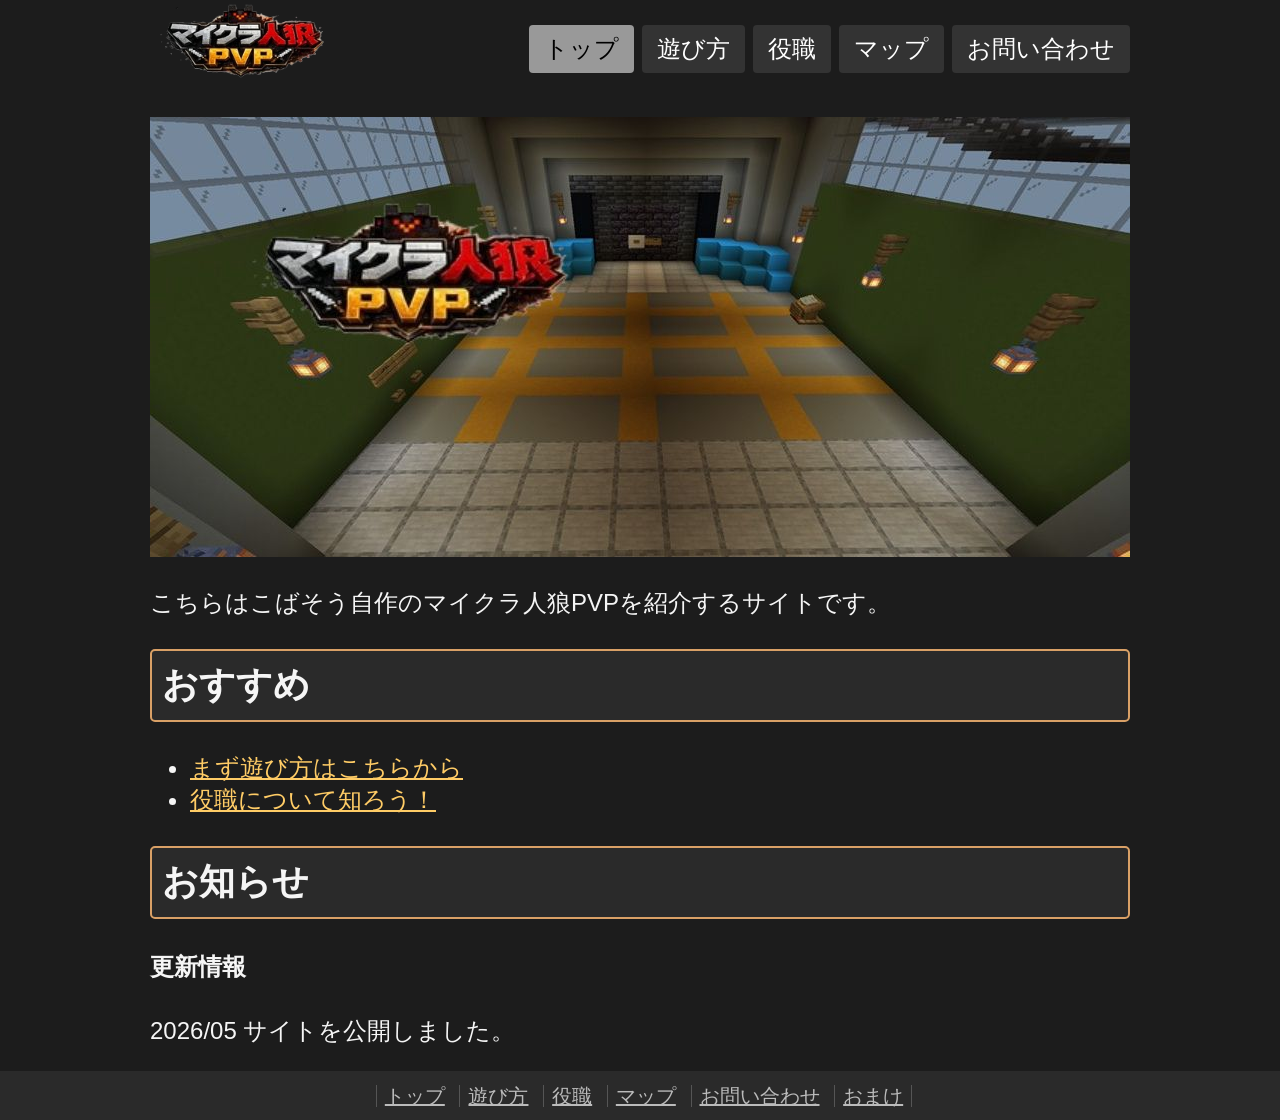
<file: index.html>
<!DOCTYPE html>
<html lang="ja">
<head>
  <meta charset="UTF-8">
  <link rel="stylesheet" href="css/style.css">
  <title>マイクラ人狼PVP</title>
  <meta name="viewport" content="width=device-width, initial-scale=1">
</head>
<body>
    <!-- ヘッダー -->
     <header>

  <h1>
    <a href="home.html">
      <img src="images/logo.png" alt="ロゴ">
    </a>
  </h1>

  <nav id="global_navi">
    <ul>
      <li class="current"><a href="home.html">トップ</a></li>
      <li><a href="ru-ru.html">遊び方</a></li>
      <li><a href="yakusyoku.html">役職</a></li>
      <li><a href="map.html">マップ</a></li>
      <li><a href="toi.html">お問い合わせ</a></li>
    </ul>
  </nav>

</header>

     <!-- メインビジュアル -->
      <div id="main_visual">
    <img src="images/main_visual.jpg" alt="マイクラ人狼PVPメインビジュアル">
  </div>
  <!--wrapper-->
  <div id="wrapper">
    <!--メイン-->
    <div id="main">
      <section>
      <p class="lead">こちらはこばそう自作のマイクラ人狼PVPを紹介するサイトです。</p>
      </section>
      <section id="osusume">
        <h2>おすすめ</h2>
        <ul>
        <li><a href="ru-ru.html">まず遊び方はこちらから</a></li>
        <li><a href="yakusyoku.html">役職について知ろう！</a></li>
        </ul>
      </section>
      <section id="news">
        <h2>お知らせ</h2>
        <h4>更新情報</h4>
        <p>2026/05 サイトを公開しました。</p>
      </section>
    </div>
  </div>
  <!--フッター-->
  <footer>
  <div id="footer_nav">
      <ul>
        <li><a href="home.html">トップ</a></li>
        <li><a href="ru-ru.html">遊び方</a></li>
        <li><a href="yakusyoku.html">役職</a></li>
        <li><a href="map.html">マップ</a></li>
        <li><a href="toi.html">お問い合わせ</a></li>
        <li><a href="omake.html">おまけ</a></li>
        </ul>
    </div>
  </footer>
</body>
</html>
</file>
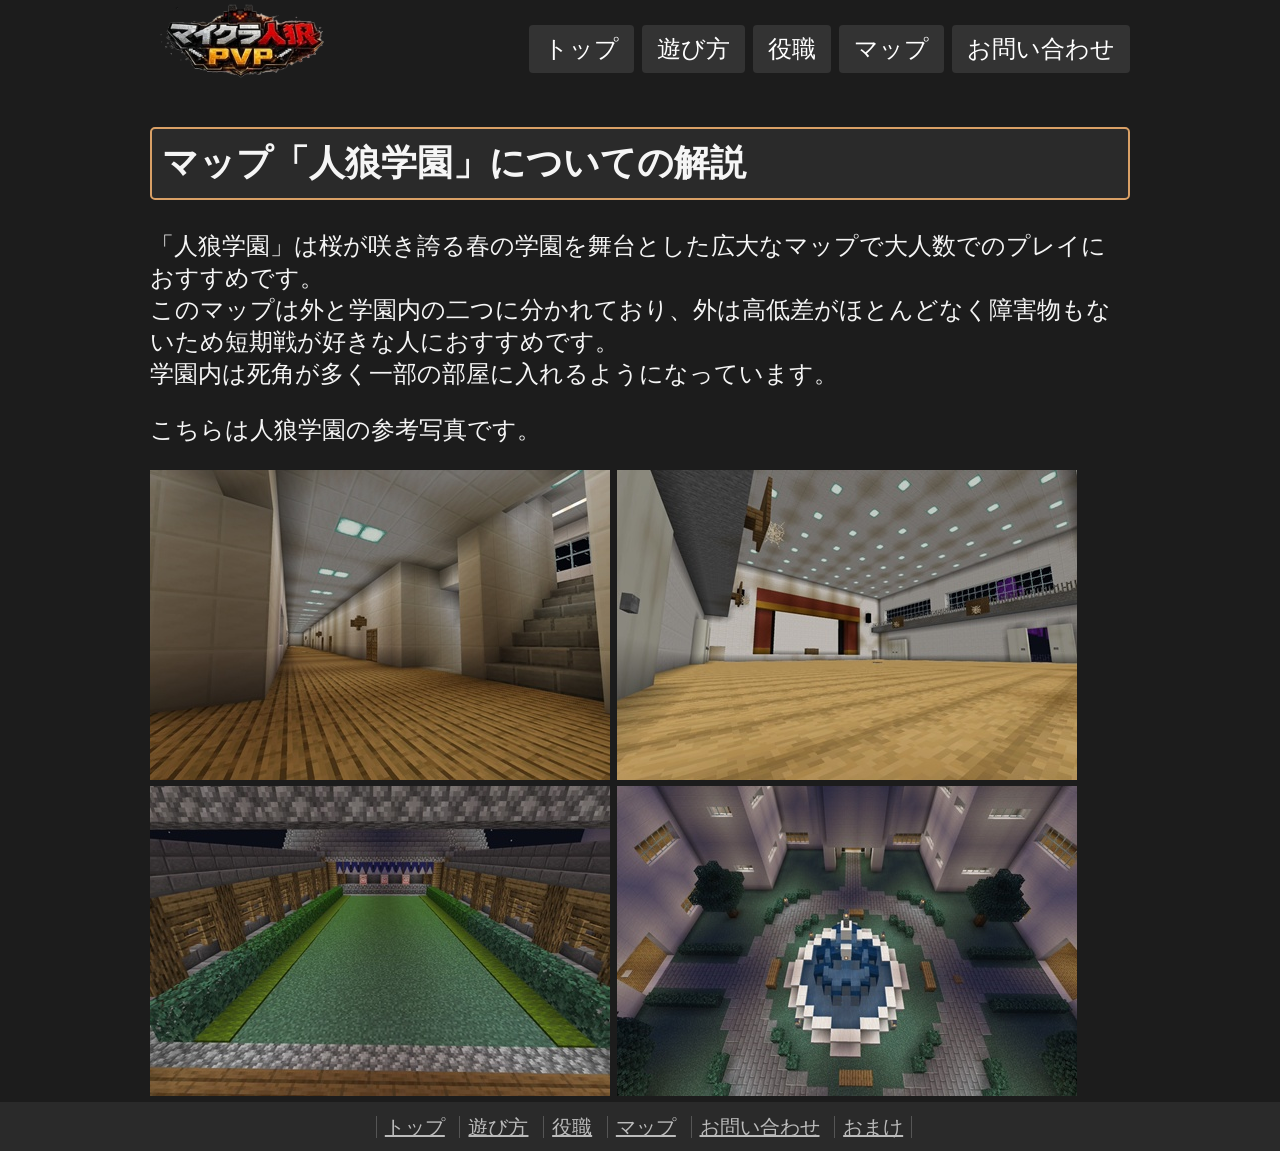
<file: gakuen.html>
<!DOCTYPE html>
<html lang="ja">
<head>
  <meta charset="UTF-8">
  <link rel="stylesheet" href="css/style.css">
  <title>マイクラ人狼PVP</title>
  <meta name="viewport" content="width=device-width, initial-scale=1">
  <style>
#modal {
  position: fixed;
  top: 0;
  left: 0;
  width: 100%;
  height: 100%;
  background: rgba(0,0,0,0.8);
  display: none;
  justify-content: center;
  align-items: center;
}

#modal img {
  width: 75vw;
  height: auto;
}
</style>
</head>
<body>
    <!-- ヘッダー -->
     <header>

  <h1>
    <a href="home.html">
      <img src="images/logo.png" alt="ロゴ">
    </a>
  </h1>

  <nav id="global_navi">
    <ul>
      <li><a href="home.html">トップ</a></li>
      <li><a href="ru-ru.html">遊び方</a></li>
      <li><a href="yakusyoku.html">役職</a></li>
      <li><a href="map.html">マップ</a></li>
      <li><a href="toi.html">お問い合わせ</a></li>
    </ul>
  </nav>

</header>

     <!--wrapper-->
  <div id="wrapper">
    <!--メイン-->
    <div id="main">
      <section id="gakuenn">
        <h2>マップ「人狼学園」についての解説</h2>
        <p>「人狼学園」は桜が咲き誇る春の学園を舞台とした広大なマップで大人数でのプレイにおすすめです。<br>
          このマップは外と学園内の二つに分かれており、外は高低差がほとんどなく障害物もないため短期戦が好きな人におすすめです。<br>
          学園内は死角が多く一部の部屋に入れるようになっています。</p>

        <p>こちらは人狼学園の参考写真です。</p>
        <div class="map-images">
<img src="images/ga1.jpg" alt="人狼学園の写真" onclick="openImage(this.src)">
<img src="images/ga2.jpg" alt="人狼学園の写真" onclick="openImage(this.src)">
<img src="images/ga3.jpg" alt="人狼学園の写真" onclick="openImage(this.src)">
<img src="images/ga4.jpg" alt="人狼学園の写真" onclick="openImage(this.src)">
        </div>
      </section>     
    </div>
  </div> 
<div id="modal" onclick="closeImage()" style="display:none;">
  <img id="modalImg">
</div>

  <!--フッター-->
  <footer>
  <div id="footer_nav">
      <ul>
        <li><a href="home.html">トップ</a></li>
        <li><a href="ru-ru.html">遊び方</a></li>
        <li><a href="yakusyoku.html">役職</a></li>
        <li><a href="map.html">マップ</a></li>
        <li><a href="toi.html">お問い合わせ</a></li>
        <li><a href="omake.html">おまけ</a></li>
        </ul>
    </div>
  </footer>
  <script>
function openImage(src) {
  document.getElementById("modal").style.display = "flex";
  document.getElementById("modalImg").src = src;
}

function closeImage() {
  document.getElementById("modal").style.display = "none";
}
</script>

</body>
</html>
</file>
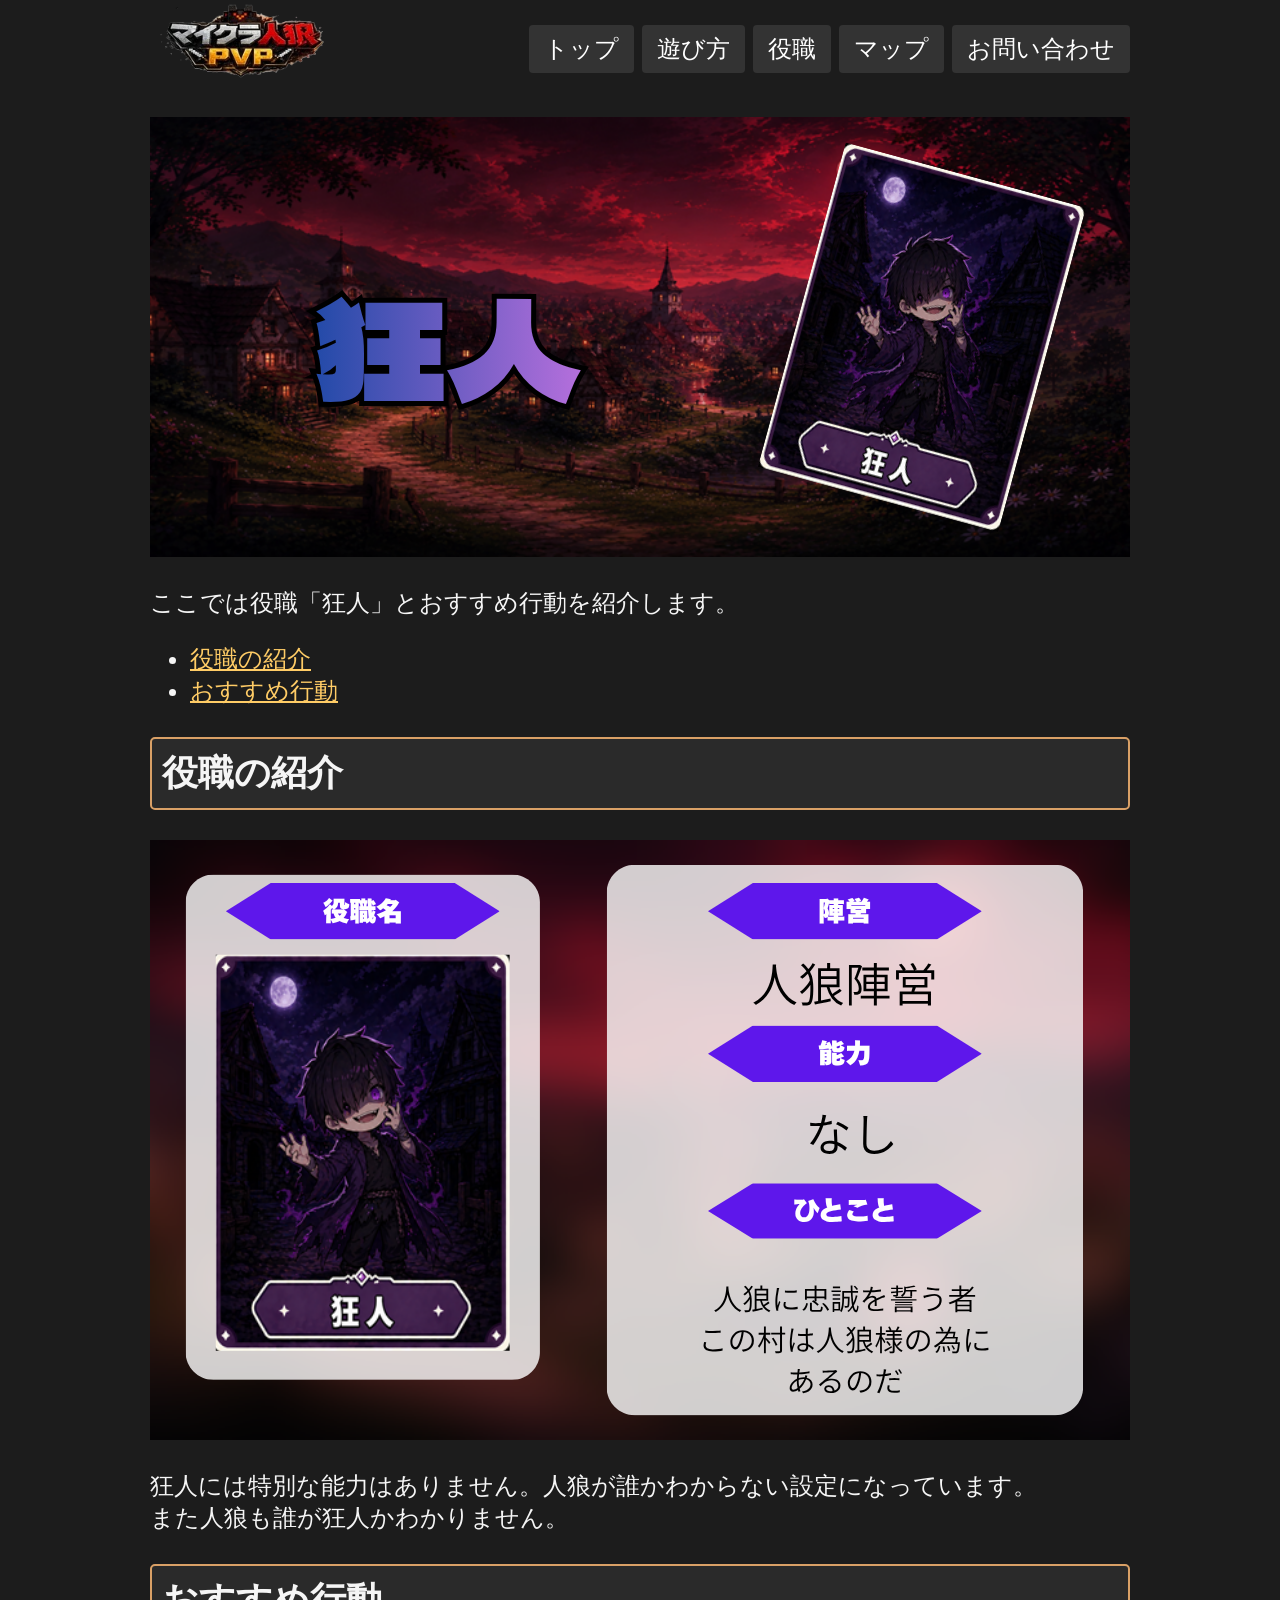
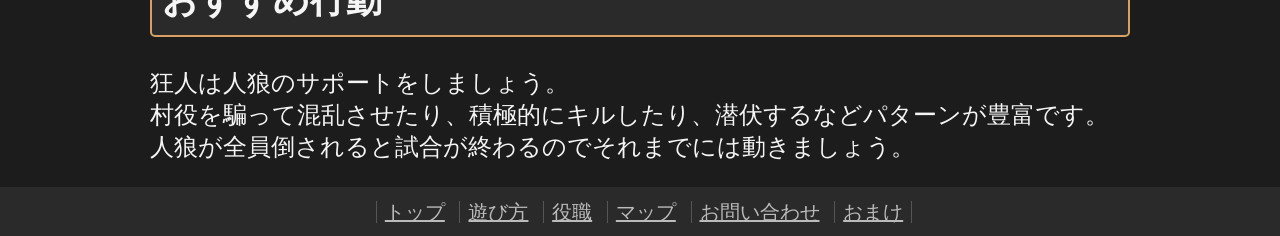
<file: kuruu.html>
<!DOCTYPE html>
<html lang="ja">
<head>
  <meta charset="UTF-8">
  <link rel="stylesheet" href="css/style.css">
  <title>マイクラ人狼PVP</title>
  <meta name="viewport" content="width=device-width, initial-scale=1">
</head>
<body>
    <!-- ヘッダー -->
     <header>

  <h1>
    <a href="home.html">
      <img src="images/logo.png" alt="ロゴ">
    </a>
  </h1>

  <nav id="global_navi">
    <ul>
      <li><a href="home.html">トップ</a></li>
      <li><a href="ru-ru.html">遊び方</a></li>
      <li><a href="yakusyoku.html">役職</a></li>
      <li><a href="map.html">マップ</a></li>
      <li><a href="toi.html">お問い合わせ</a></li>
    </ul>
  </nav>

</header>

     <!-- メインビジュアル -->
      <div id="main_visual">
    <img src="images/ykyoujin.png" alt="狂人">
  </div>
     <!--wrapper-->
  <div id="wrapper">
    <!--メイン-->
    <div id="main">
      <p>ここでは役職「狂人」とおすすめ行動を紹介します。</p>
<section id="rink">
      <ul>
        <li><a href="#ksyoukai">役職の紹介</a></li>
        <li><a href="#kkoudou">おすすめ行動</a></li>
      </ul>
</section>
<section id="ksyoukai">
<h2>役職の紹介</h2>
<img src="images/syoukai4.png" alt="狂人の紹介">
<p>狂人には特別な能力はありません。人狼が誰かわからない設定になっています。<br>また人狼も誰が狂人かわかりません。</p>
</section>
<section id="kkoudou">
<h2>おすすめ行動</h2>
<p>狂人は人狼のサポートをしましょう。<br>
村役を騙って混乱させたり、積極的にキルしたり、潜伏するなどパターンが豊富です。<br>
人狼が全員倒されると試合が終わるのでそれまでには動きましょう。</p>
</section>
    </div>
  </div>
 <!--フッター-->
  <footer>
  <div id="footer_nav">
      <ul>
        <li><a href="home.html">トップ</a></li>
        <li><a href="ru-ru.html">遊び方</a></li>
        <li><a href="yakusyoku.html">役職</a></li>
        <li><a href="map.html">マップ</a></li>
        <li><a href="toi.html">お問い合わせ</a></li>
        <li><a href="omake.html">おまけ</a></li>
        </ul>
    </div>
  </footer>
</body>
</html>
</file>
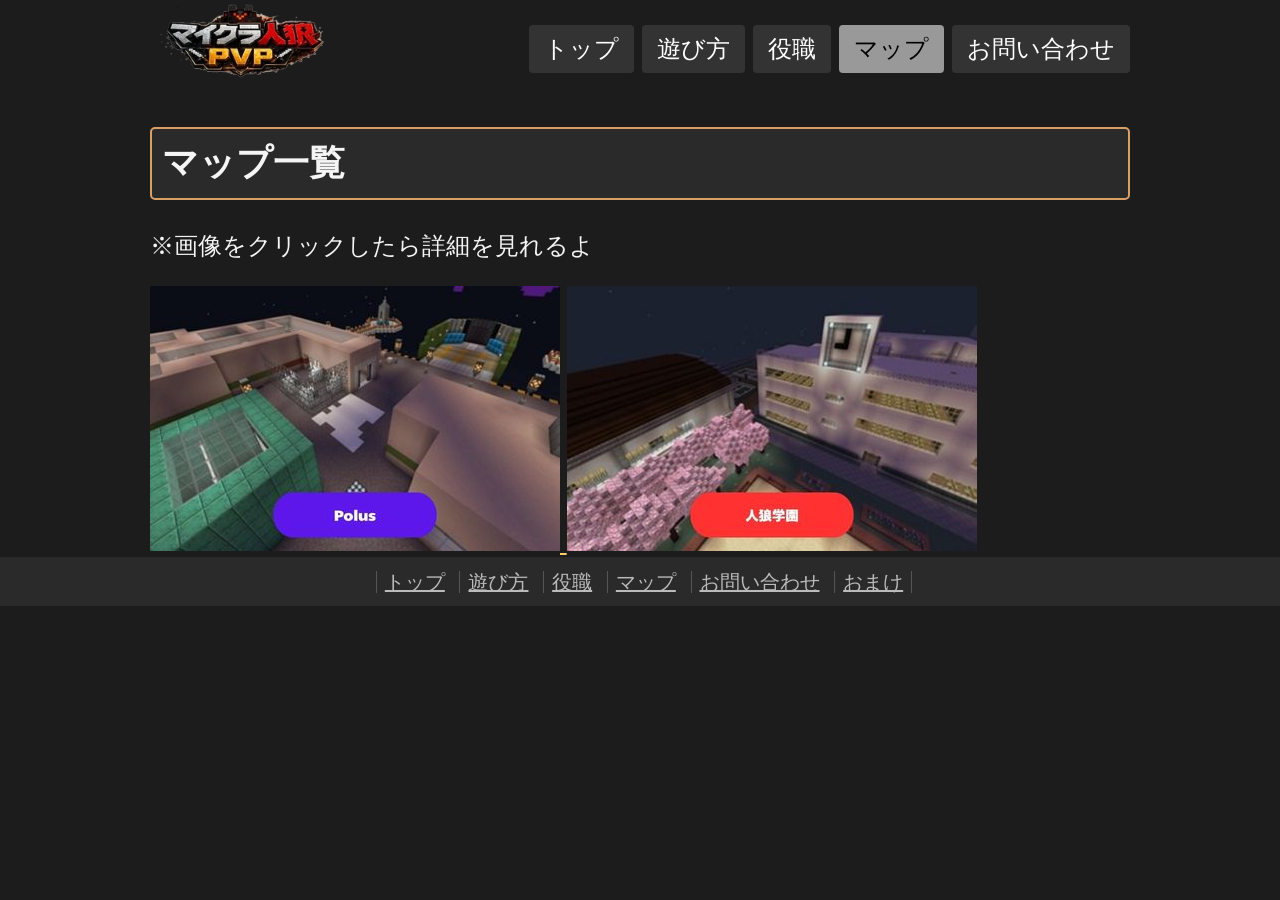
<file: map.html>
<!DOCTYPE html>
<html lang="ja">
<head>
  <meta charset="UTF-8">
  <link rel="stylesheet" href="css/style.css">
  <title>マイクラ人狼PVP</title>
  <meta name="viewport" content="width=device-width, initial-scale=1">
</head>
<body>
    <!-- ヘッダー -->
     <header>

  <h1>
    <a href="home.html">
      <img src="images/logo.png" alt="ロゴ">
    </a>
  </h1>

  <nav id="global_navi">
    <ul>
      <li><a href="home.html">トップ</a></li>
      <li><a href="ru-ru.html">遊び方</a></li>
      <li><a href="yakusyoku.html">役職</a></li>
      <li class="current"><a href="map.html">マップ</a></li>
      <li><a href="toi.html">お問い合わせ</a></li>
    </ul>
  </nav>

</header>

     <!--wrapper-->
  <div id="wrapper">
    <!--メイン-->
    <div id="main">
      
      <section id="map">
        <h2>マップ一覧</h2>
        <p>※画像をクリックしたら詳細を見れるよ</p> 
<div class="map-list">
  <a href="polus.html">
    <img src="images/map1.jpg" alt="Polus">
  </a>

  <a href="gakuen.html">
    <img src="images/map2.jpg" alt="人狼学園">
  </a>
</div>

      </section>
    </div>
  </div>
         <!--フッター-->
  <footer>
  <div id="footer_nav">
      <ul>
        <li><a href="home.html">トップ</a></li>
        <li><a href="ru-ru.html">遊び方</a></li>
        <li><a href="yakusyoku.html">役職</a></li>
        <li><a href="map.html">マップ</a></li>
        <li><a href="toi.html">お問い合わせ</a></li>
        <li><a href="omake.html">おまけ</a></li>
        </ul>
    </div>
  </footer>
</body>
</html>
</file>
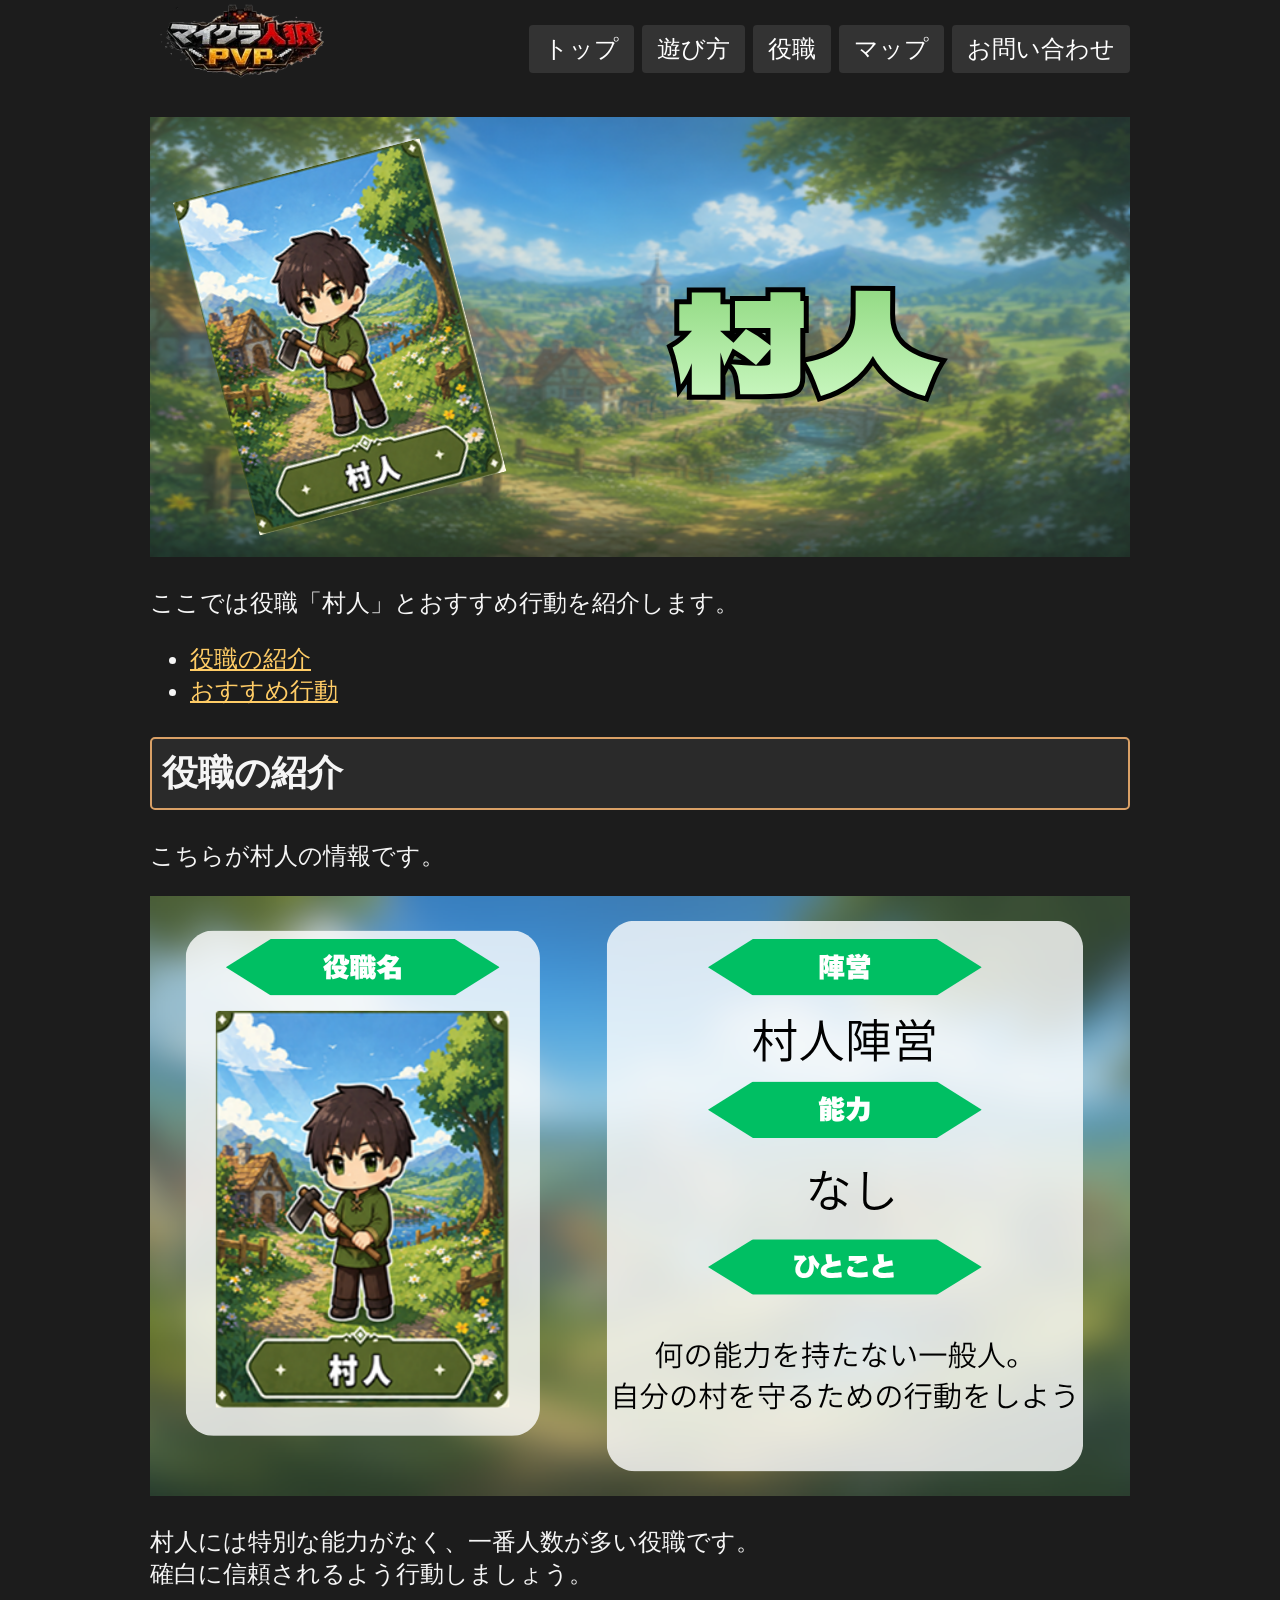
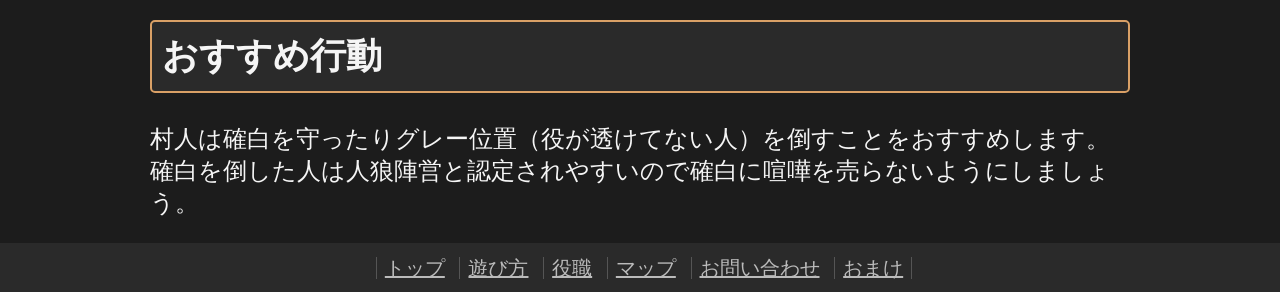
<file: murabito.html>
<!DOCTYPE html>
<html lang="ja">
<head>
  <meta charset="UTF-8">
  <link rel="stylesheet" href="css/style.css">
  <title>マイクラ人狼PVP</title>
  <meta name="viewport" content="width=device-width, initial-scale=1">
</head>
<body>
    <!-- ヘッダー -->
     <header>

  <h1>
    <a href="home.html">
      <img src="images/logo.png" alt="ロゴ">
    </a>
  </h1>

  <nav id="global_navi">
    <ul>
      <li><a href="home.html">トップ</a></li>
      <li><a href="ru-ru.html">遊び方</a></li>
      <li><a href="yakusyoku.html">役職</a></li>
      <li><a href="map.html">マップ</a></li>
      <li><a href="toi.html">お問い合わせ</a></li>
    </ul>
  </nav>

</header>

     <!-- メインビジュアル -->
      <div id="main_visual">
    <img src="images/ymurabito.png" alt="村人">
  </div>
     <!--wrapper-->
  <div id="wrapper">
    <!--メイン-->
    <div id="main">
      <p>ここでは役職「村人」とおすすめ行動を紹介します。</p>
<section id="rink">
      <ul>
        <li><a href="#msyoukai">役職の紹介</a></li>
        <li><a href="#mkoudou">おすすめ行動</a></li>
      </ul>
</section>
<section id="msyoukai">
<h2>役職の紹介</h2>
<p>こちらが村人の情報です。</p>
<img src="images/syoukai1.png" alt="村人の紹介">
<p>村人には特別な能力がなく、一番人数が多い役職です。<br>
確白に信頼されるよう行動しましょう。</p>
</section>
<section id="mkoudou">
<h2>おすすめ行動</h2>
<p>村人は確白を守ったりグレー位置（役が透けてない人）を倒すことをおすすめします。<br>
確白を倒した人は人狼陣営と認定されやすいので確白に喧嘩を売らないようにしましょう。</p>
</section>
    </div>
  </div>
 <!--フッター-->
  <footer>
  <div id="footer_nav">
      <ul>
        <li><a href="home.html">トップ</a></li>
        <li><a href="ru-ru.html">遊び方</a></li>
        <li><a href="yakusyoku.html">役職</a></li>
        <li><a href="map.html">マップ</a></li>
        <li><a href="toi.html">お問い合わせ</a></li>
        <li><a href="omake.html">おまけ</a></li>
        </ul>
    </div>
  </footer>
</body>
</html>
</file>
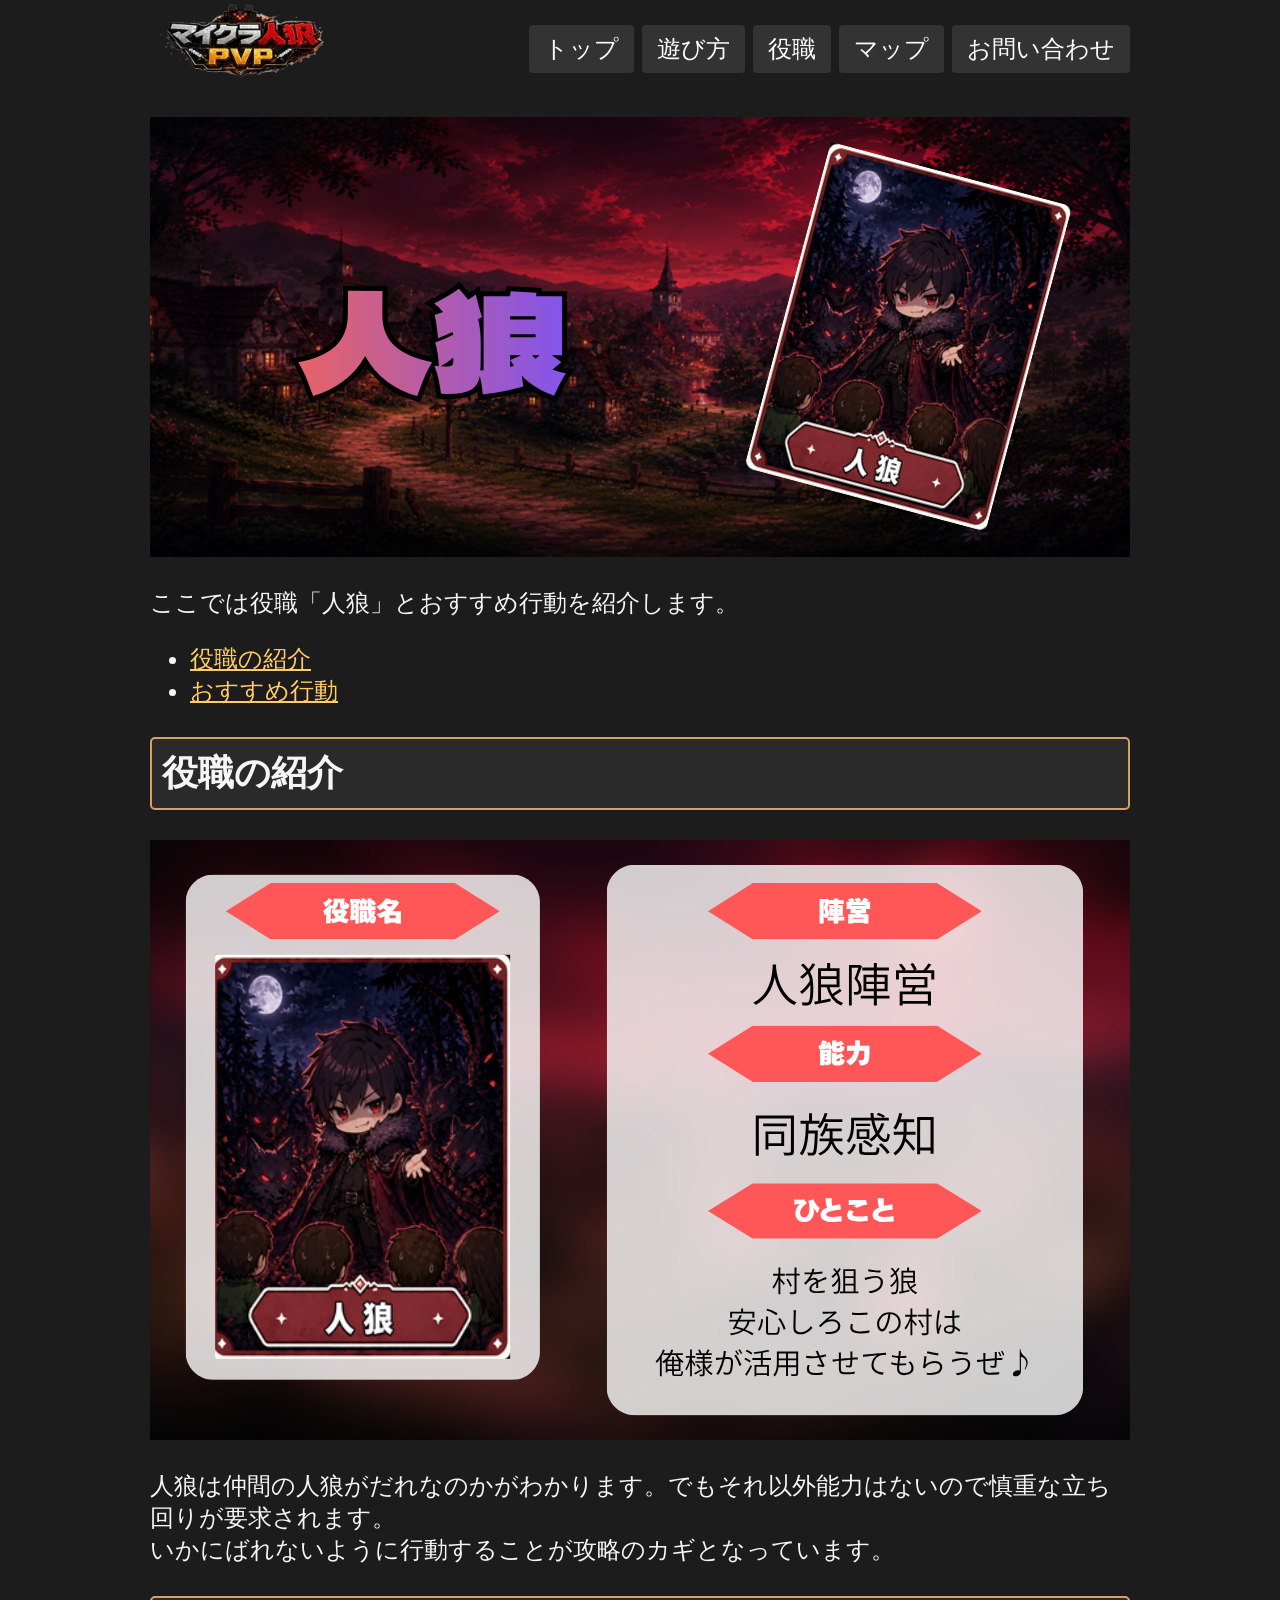
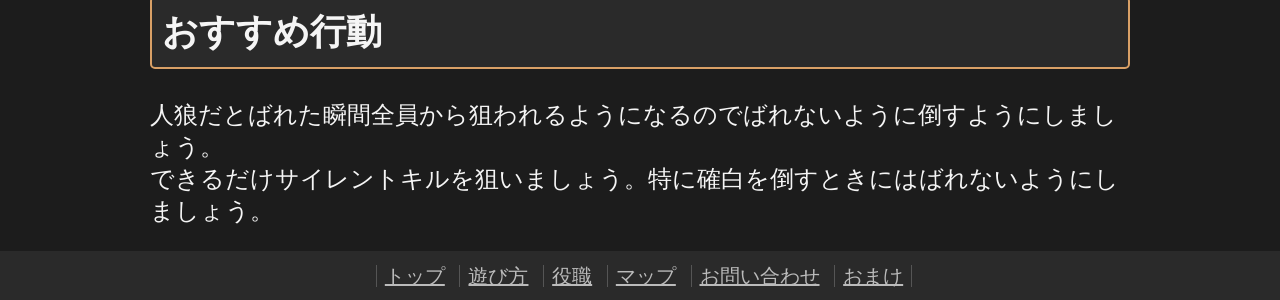
<file: ookami.html>
<!DOCTYPE html>
<html lang="ja">
<head>
  <meta charset="UTF-8">
  <link rel="stylesheet" href="css/style.css">
  <title>マイクラ人狼PVP</title>
  <meta name="viewport" content="width=device-width, initial-scale=1">
</head>
<body>
    <!-- ヘッダー -->
     <header>

  <h1>
    <a href="home.html">
      <img src="images/logo.png" alt="ロゴ">
    </a>
  </h1>

  <nav id="global_navi">
    <ul>
      <li><a href="home.html">トップ</a></li>
      <li><a href="ru-ru.html">遊び方</a></li>
      <li><a href="yakusyoku.html">役職</a></li>
      <li><a href="map.html">マップ</a></li>
      <li><a href="toi.html">お問い合わせ</a></li>
    </ul>
  </nav>

</header>

     <!-- メインビジュアル -->
      <div id="main_visual">
    <img src="images/yjinnrou.png" alt="人狼">
  </div>
     <!--wrapper-->
  <div id="wrapper">
    <!--メイン-->
    <div id="main">
      <p>ここでは役職「人狼」とおすすめ行動を紹介します。</p>
<section id="rink">
      <ul>
        <li><a href="#jsyoukai">役職の紹介</a></li>
        <li><a href="#jkoudou">おすすめ行動</a></li>
      </ul>
</section>
<section id="jsyoukai">
<h2>役職の紹介</h2>
<img src="images/syoukai3.png" alt="人狼の紹介">
<p>人狼は仲間の人狼がだれなのかがわかります。でもそれ以外能力はないので慎重な立ち回りが要求されます。<br>
いかにばれないように行動することが攻略のカギとなっています。</p>
</section>
<section id="jkoudou">
<h2>おすすめ行動</h2>
<p>人狼だとばれた瞬間全員から狙われるようになるのでばれないように倒すようにしましょう。<br>
できるだけサイレントキルを狙いましょう。特に確白を倒すときにはばれないようにしましょう。</p>
</section>
    </div>
  </div>
     <!--フッター-->
  <footer>
  <div id="footer_nav">
      <ul>
        <li><a href="home.html">トップ</a></li>
        <li><a href="ru-ru.html">遊び方</a></li>
        <li><a href="yakusyoku.html">役職</a></li>
        <li><a href="map.html">マップ</a></li>
        <li><a href="toi.html">お問い合わせ</a></li>
        <li><a href="omake.html">おまけ</a></li>
        </ul>
    </div>
  </footer>
</body>
</html>
</file>
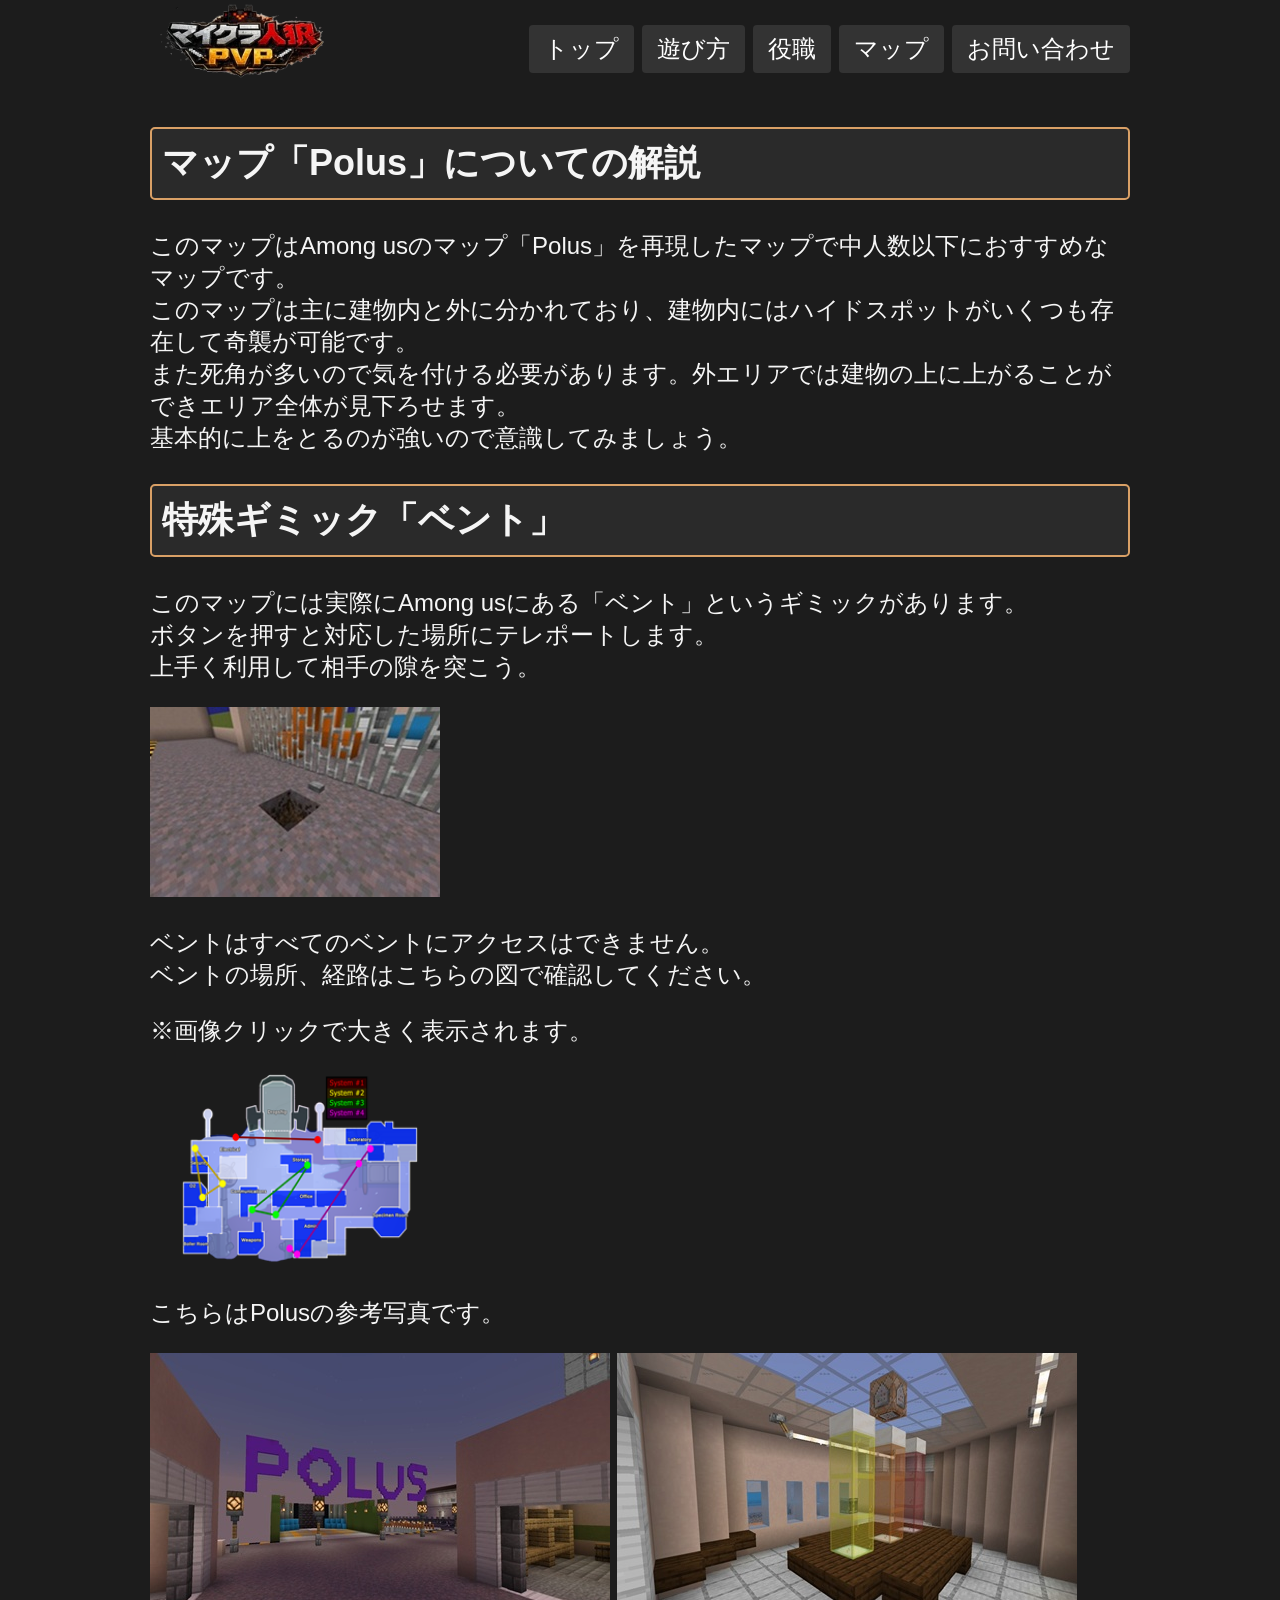
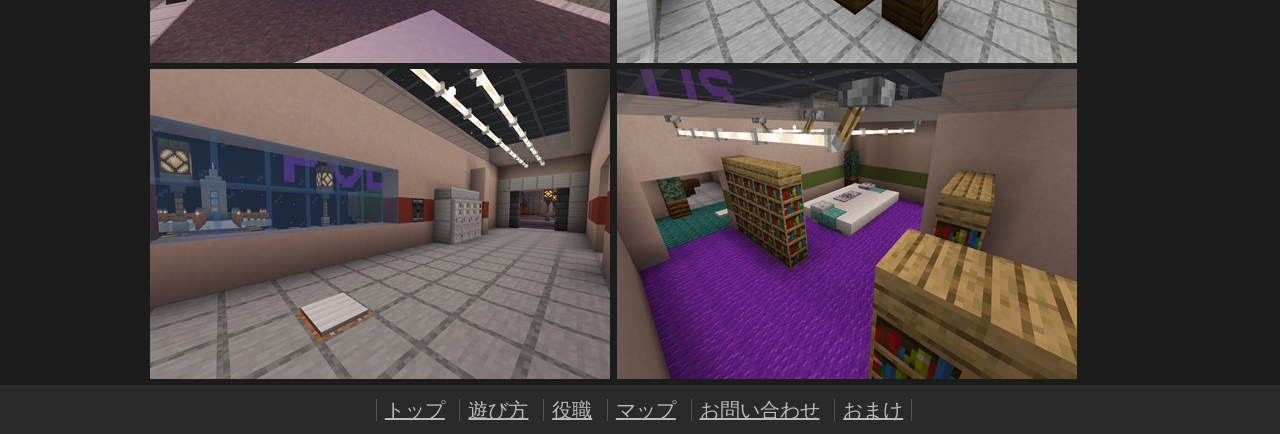
<file: polus.html>
<!DOCTYPE html>
<html lang="ja">
<head>
  <meta charset="UTF-8">
  <link rel="stylesheet" href="css/style.css">
  <title>マイクラ人狼PVP</title>
  <meta name="viewport" content="width=device-width, initial-scale=1">
<style>
#modal {
  position: fixed;
  top: 0;
  left: 0;
  width: 100%;
  height: 100%;
  background: rgba(0,0,0,0.8);
  display: none;
  justify-content: center;
  align-items: center;
}

#modal img {
  width: 75vw;
  height: auto;
}
</style>
</head>
<body>
    <!-- ヘッダー -->
     <header>

  <h1>
    <a href="home.html">
      <img src="images/logo.png" alt="ロゴ">
    </a>
  </h1>

  <nav id="global_navi">
    <ul>
      <li><a href="home.html">トップ</a></li>
      <li><a href="ru-ru.html">遊び方</a></li>
      <li><a href="yakusyoku.html">役職</a></li>
      <li><a href="map.html">マップ</a></li>
      <li><a href="toi.html">お問い合わせ</a></li>
    </ul>
  </nav>

</header>

     <!--wrapper-->
  <div id="wrapper">
    <!--メイン-->
    <div id="main">
      <section>
        <h2>マップ「Polus」についての解説</h2>
      <p>このマップはAmong usのマップ「Polus」を再現したマップで中人数以下におすすめなマップです。<br>
        このマップは主に建物内と外に分かれており、建物内にはハイドスポットがいくつも存在して奇襲が可能です。<br>
        また死角が多いので気を付ける必要があります。外エリアでは建物の上に上がることができエリア全体が見下ろせます。<br>
        基本的に上をとるのが強いので意識してみましょう。</p>
      </section>
      <section>
      <h2>特殊ギミック「ベント」</h2>
      <p>このマップには実際にAmong usにある「ベント」というギミックがあります。<br>
        ボタンを押すと対応した場所にテレポートします。<br>
      上手く利用して相手の隙を突こう。</p>
      <img src="images/bento.JPEG" alt="ベント">
<p>ベントはすべてのベントにアクセスはできません。<br>
ベントの場所、経路はこちらの図で確認してください。</p>
<p>※画像クリックで大きく表示されます。</p>
      <img src="images/bento.png" alt="ベントの立ち位置の画像" width="300" onclick="openImage(this.src)">
</section>
      <section id="polus">
        <p>こちらはPolusの参考写真です。</p>           
<div class="map-images">
  <img src="images/po1.jpg" alt="Polusの写真" onclick="openImage(this.src)">
  <img src="images/po2.jpg" alt="Polusの写真" onclick="openImage(this.src)">
  <img src="images/po3.jpg" alt="Polusの写真" onclick="openImage(this.src)">
  <img src="images/po4.jpg" alt="Polusの写真" onclick="openImage(this.src)">
  </div>
      </section>    
    </div>
  </div>
  <div id="modal" onclick="closeImage()" style="display:none;">
  <img id="modalImg">
</div>
      <!--フッター-->
  <footer>
  <div id="footer_nav">
      <ul>
        <li><a href="home.html">トップ</a></li>
        <li><a href="ru-ru.html">遊び方</a></li>
        <li><a href="yakusyoku.html">役職</a></li>
        <li><a href="map.html">マップ</a></li>
        <li><a href="toi.html">お問い合わせ</a></li>
        <li><a href="omake.html">おまけ</a></li>
        </ul>
    </div>
  </footer>
  <script>
function openImage(src) {
  document.getElementById("modal").style.display = "flex";
  document.getElementById("modalImg").src = src;
}

function closeImage() {
  document.getElementById("modal").style.display = "none";
}
</script>
</body>
</html>
</file>
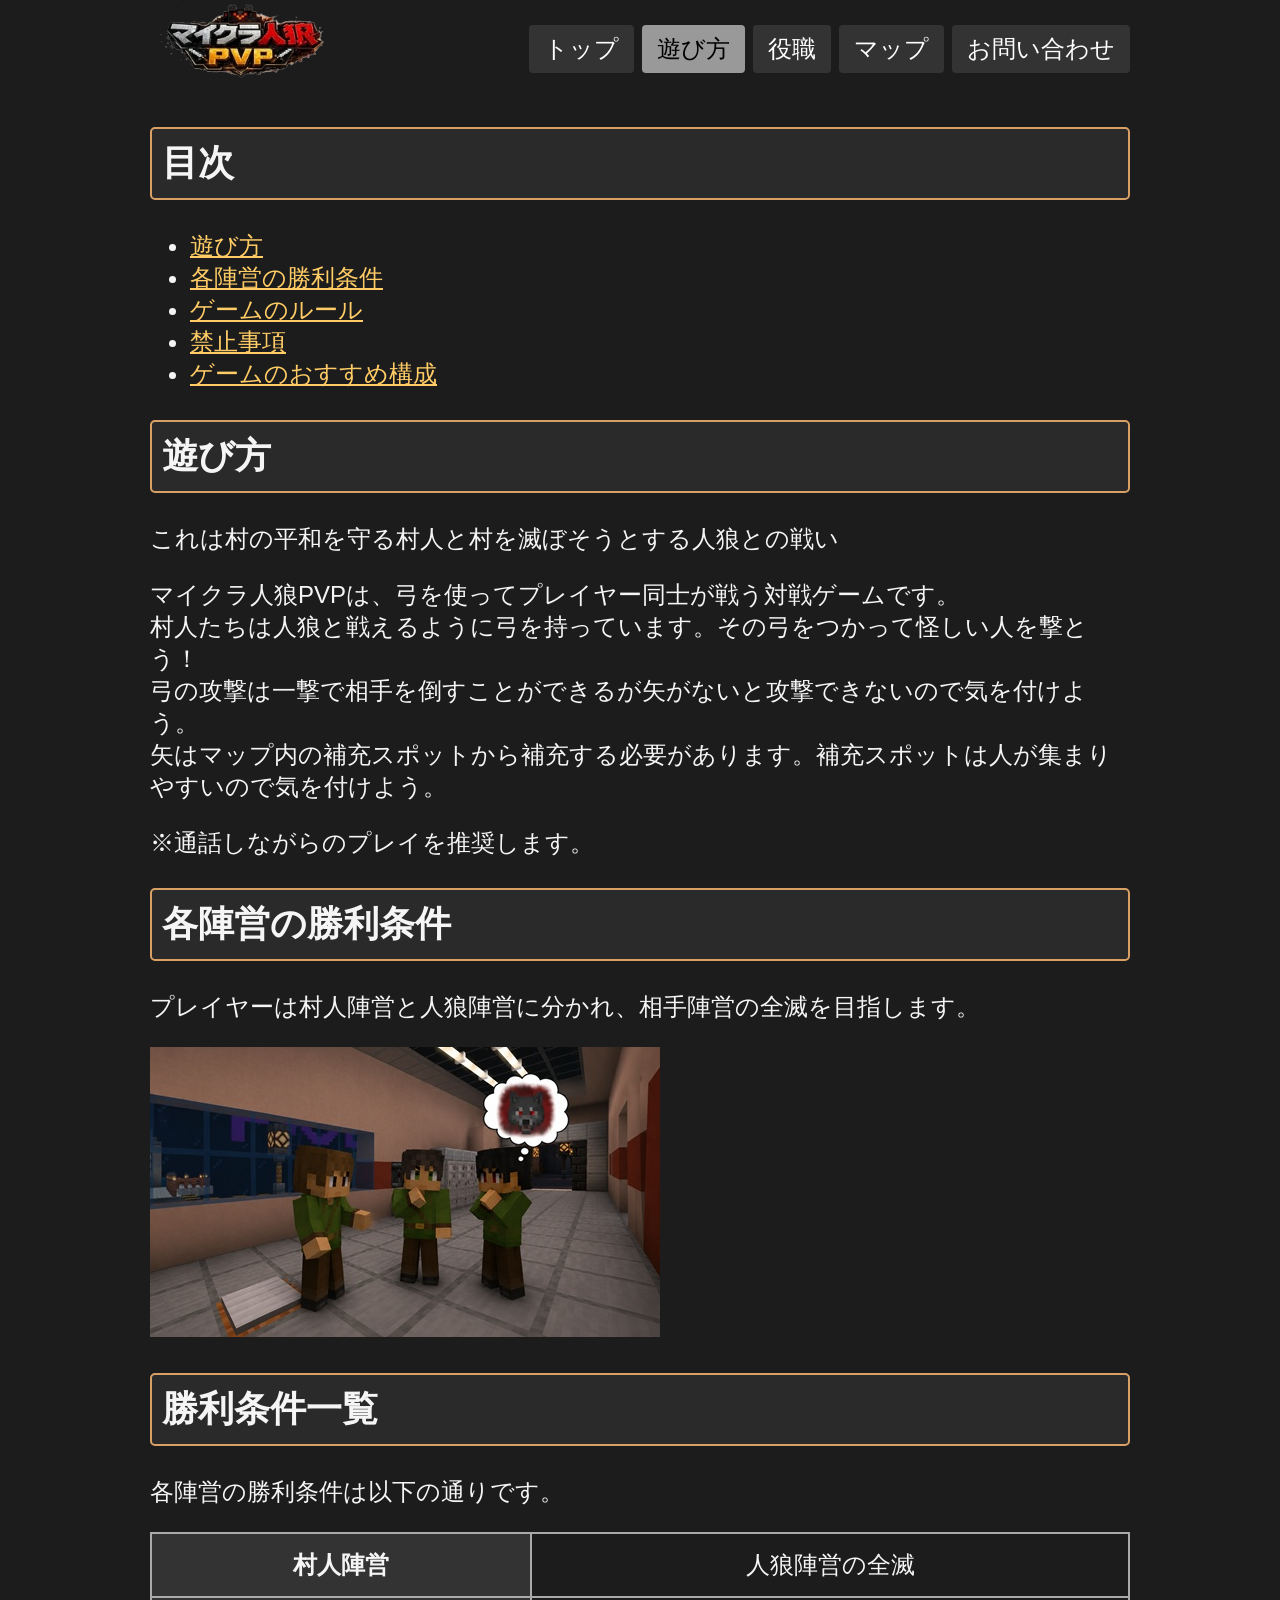
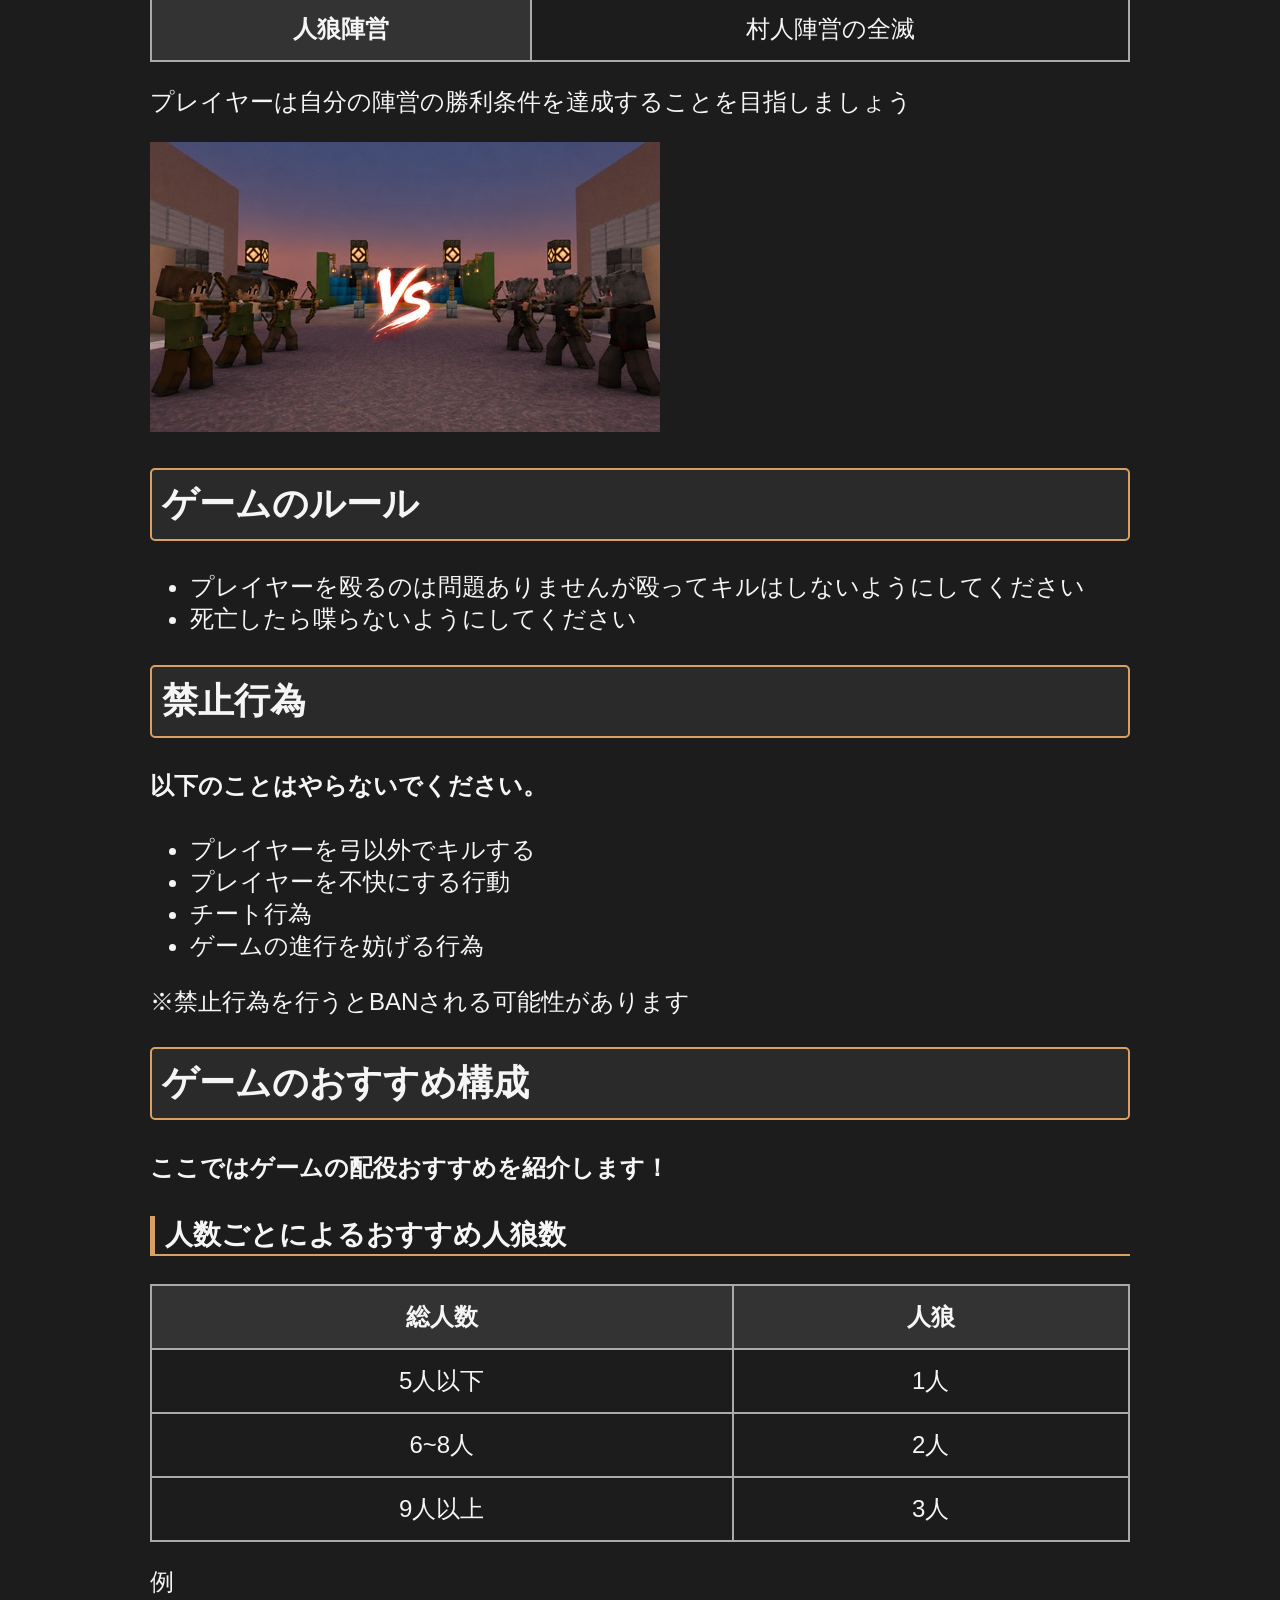
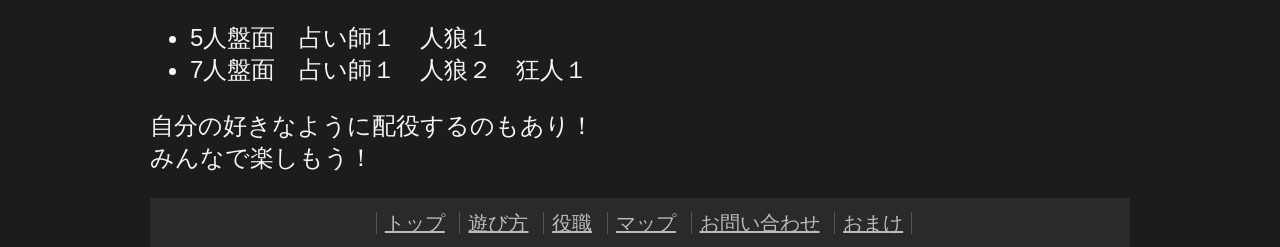
<file: ru-ru.html>
<!DOCTYPE html>
<html lang="ja">
<head>
  <meta charset="UTF-8">
  <link rel="stylesheet" href="css/style.css">
  <title>マイクラ人狼PVP</title>
  <meta name="viewport" content="width=device-width, initial-scale=1">
</head>
<body>
    <!-- ヘッダー -->
     <header>

  <h1>
    <a href="home.html">
      <img src="images/logo.png" alt="ロゴ">
    </a>
  </h1>

  <nav id="global_navi">
    <ul>
      <li><a href="home.html">トップ</a></li>
      <li class="current"><a href="ru-ru.html">遊び方</a></li>
      <li><a href="yakusyoku.html">役職</a></li>
      <li><a href="map.html">マップ</a></li>
      <li><a href="toi.html">お問い合わせ</a></li>
    </ul>
  </nav>

</header>

     <!--wrapper-->
  <div id="wrapper">
    <!--メイン-->
    <div id="main">
        <section id="ru-ru">
          <h2>目次</h2>
      <ul>
        <li><a href="#asobikata">遊び方</a></li>
        <li><a href="#jyoukenn">各陣営の勝利条件</a></li>
        <li><a href="#rules">ゲームのルール</a></li>
        <li><a href="#kinnsi">禁止事項</a></li>
        <li><a href="#kousei">ゲームのおすすめ構成</a></li>
      </ul>
      </section>
      <section id="asobikata">
      <h2>遊び方</h2>
      <p class="lead">これは村の平和を守る村人と村を滅ぼそうとする人狼との戦い</p>
      <p>マイクラ人狼PVPは、弓を使ってプレイヤー同士が戦う対戦ゲームです。<br>
        村人たちは人狼と戦えるように弓を持っています。その弓をつかって怪しい人を撃とう！<br>
        弓の攻撃は一撃で相手を倒すことができるが矢がないと攻撃できないので気を付けよう。<br>
        矢はマップ内の補充スポットから補充する必要があります。補充スポットは人が集まりやすいので気を付けよう。</p>
      <p>※通話しながらのプレイを推奨します。</p>
      </section>
      <section id="jyoukenn">
      <h2>各陣営の勝利条件</h2>
      <p>プレイヤーは村人陣営と人狼陣営に分かれ、相手陣営の全滅を目指します。</p>
<img src="images/asobi1.jpg" alt="話し合い">
<h2>勝利条件一覧</h2>
<p>各陣営の勝利条件は以下の通りです。</p>
<!-- 勝利条件の表はtableを使う -->
<table>
                <tr>
                  <th>村人陣営</th>
                  <td>人狼陣営の全滅</td>
                </tr>
                <tr>
                  <th>人狼陣営</th>
                  <td>村人陣営の全滅</td>
                </tr>
</table>
<p>プレイヤーは自分の陣営の勝利条件を達成することを目指しましょう</p>
<img src="images/asobi2.jpg" alt="村人VS人狼">
      </section>
      <section id="rules">
<h2>ゲームのルール</h2>
<ul>
<li>プレイヤーを殴るのは問題ありませんが殴ってキルはしないようにしてください</li>
<li>死亡したら喋らないようにしてください</li>
</ul>
      </section>
<section id="kinnsi">
<h2>禁止行為</h2>
<h4>以下のことはやらないでください。</h4>
<ul>
  <li>プレイヤーを弓以外でキルする</li>
  <li>プレイヤーを不快にする行動</li>
  <li>チート行為</li>
  <li>ゲームの進行を妨げる行為</li>
</ul>
<p>※禁止行為を行うとBANされる可能性があります</p>
</section>
<section id="kousei">
<h2>ゲームのおすすめ構成</h2>
<h4>ここではゲームの配役おすすめを紹介します！</h4>
<h3>人数ごとによるおすすめ人狼数</h3>
<table>
  <tr>
    <th>総人数</th>
    <th>人狼</th>
  </tr>
  <tr>
    <td>5人以下</td>
    <td>1人</td>
  </tr>
  <tr>
    <td>6~8人</td>
    <td>2人</td>
  </tr>
  <tr>
    <td>9人以上</td>
    <td>3人</td>
  </tr>
</table>
<p>例</p>
<ul>
  <li>5人盤面　占い師１　人狼１</li>
  <li>7人盤面　占い師１　人狼２　狂人１</li>
</ul>

<p>自分の好きなように配役するのもあり！<br>みんなで楽しもう！</p>
</section>
    </div>
 <!--フッター-->
  <footer>
  <div id="footer_nav">
      <ul>
        <li><a href="home.html">トップ</a></li>
        <li><a href="ru-ru.html">遊び方</a></li>
        <li><a href="yakusyoku.html">役職</a></li>
        <li><a href="map.html">マップ</a></li>
        <li><a href="toi.html">お問い合わせ</a></li>
        <li><a href="omake.html">おまけ</a></li>
        </ul>
    </div>
  </footer>
</body>
</html>
</file>
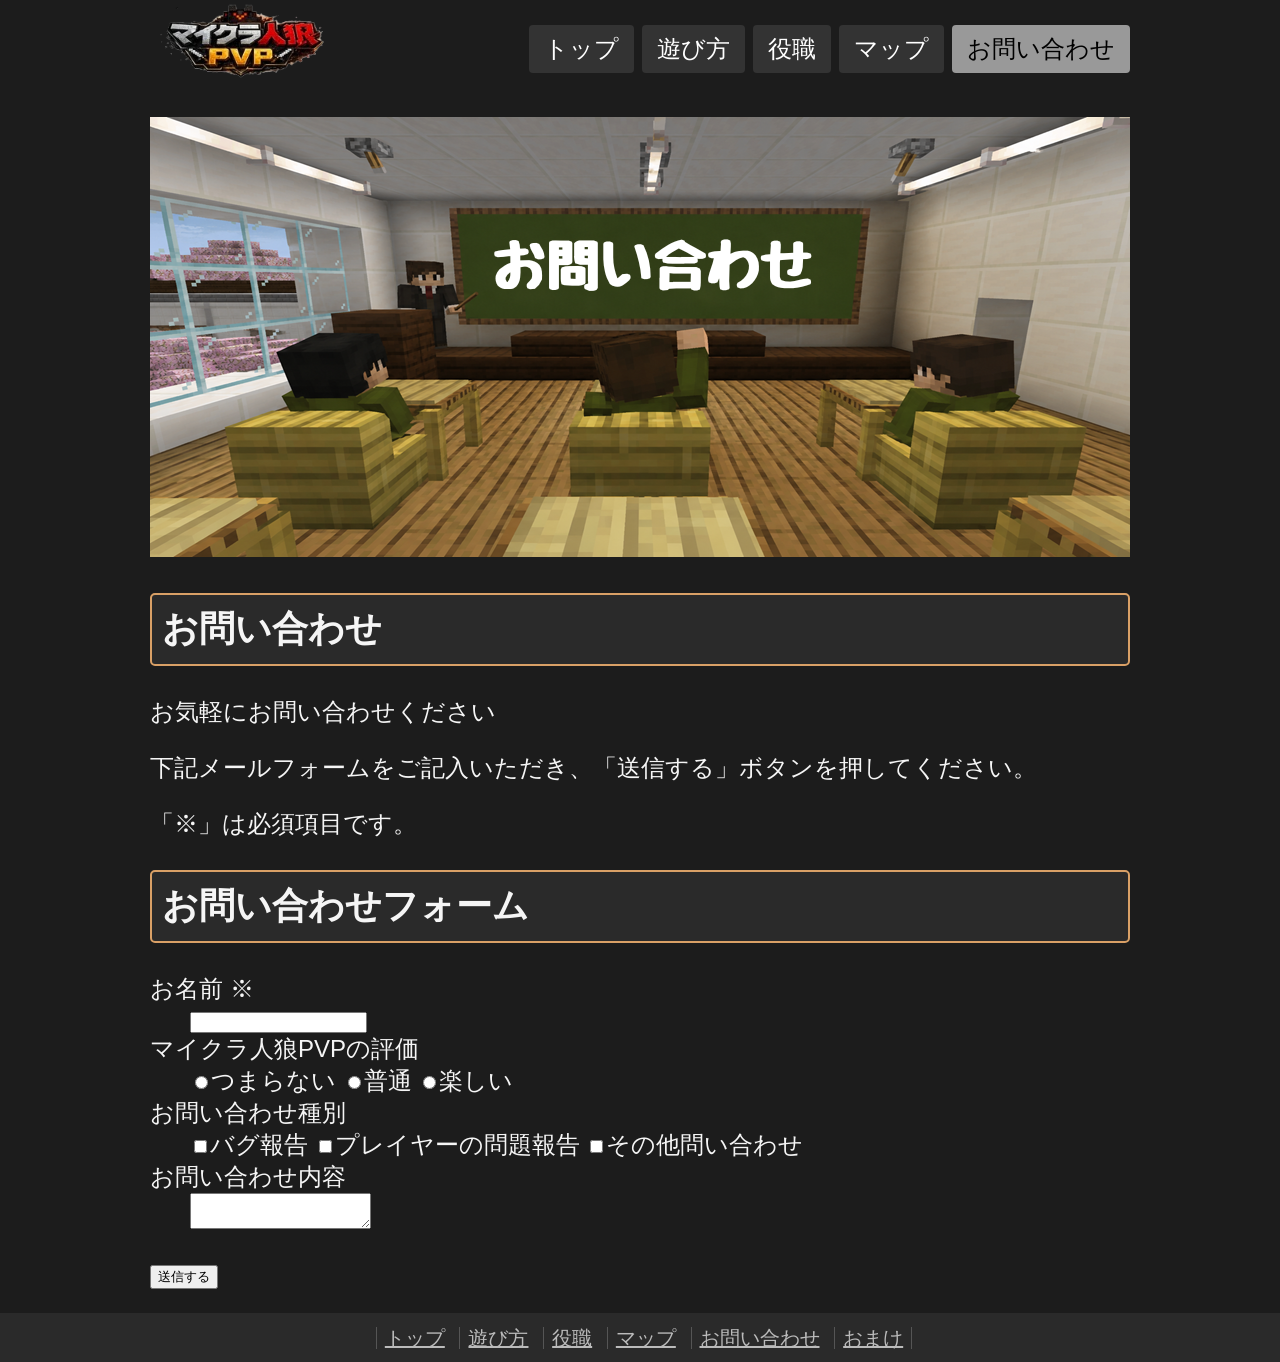
<file: toi.html>
<!DOCTYPE html>
<html lang="ja">
<head>
  <meta charset="UTF-8">
  <link rel="stylesheet" href="css/style.css">
  <title>マイクラ人狼PVP</title>
  <meta name="viewport" content="width=device-width, initial-scale=1">
</head>
<body>
    <!-- ヘッダー -->
     <header>

  <h1>
    <a href="home.html">
      <img src="images/logo.png" alt="ロゴ">
    </a>
  </h1>

  <nav id="global_navi">
    <ul>
      <li><a href="home.html">トップ</a></li>
      <li><a href="ru-ru.html">遊び方</a></li>
      <li><a href="yakusyoku.html">役職</a></li>
      <li><a href="map.html">マップ</a></li>
      <li class="current"><a href="toi.html">お問い合わせ</a></li>
    </ul>
  </nav>

</header>

     <!-- メインビジュアル -->
      <div id="otoiawase">
    <img src="images/otoiawase.png" alt="マイクラ人狼PVPメインビジュアル">
  </div>
     <!--wrapper-->
  <div id="wrapper">
    <!--メイン-->
    <div id="main">
        <article>
        <h2>お問い合わせ</h2>
        <p class="lead">お気軽にお問い合わせください</p>
        <p>下記メールフォームをご記入いただき、「送信する」ボタンを押してください。</p>
        <p>「<span class="must">※</span>」は必須項目です。</p>
        <section>
          <h2>お問い合わせフォーム</h2>
          <form id="entry" onsubmit="showMessage(); return false;">         

            <dl>
              <dt>お名前 <span class="must">※</span></dt>
              <dd><input type="text" name="name" id="name" required></dd>
              <dt>マイクラ人狼PVPの評価</dt>
              <dd>
                <label><input type="radio" name="questionnaire" id="questionnaire1" value="つまらない">つまらない</label>
                <label><input type="radio" name="questionnaire" id="questionnaire2" value="普通">普通</label>
                <label><input type="radio" name="questionnaire" id="questionnaire3" value="楽しい">楽しい</label>
              </dd>
             
              <dt>お問い合わせ種別</dt>
              <dd>
                <label><input type="checkbox" name="category" id="category1" value="バグ報告">バグ報告</label>
                <label><input type="checkbox" name="category" id="category2" value="プレイヤーの問題報告">プレイヤーの問題報告</label>
                <label><input type="checkbox" name="category" id="category3" value="その他問い合わせ">その他問い合わせ</label>
              </dd>
              <dt>お問い合わせ内容</dt>
              <dd>
                <textarea name="detail" id="detail"></textarea>
              </dd>
            </dl>
            <p id="submit_button_cover_cover">
                <input type="submit" id="submit_button" value="送信する">
            </p>
          </form>
        </section>
      </article>
    </div>
  </div>
  <!--フッター-->
  <footer>
  <div id="footer_nav">
      <ul>
        <li><a href="home.html">トップ</a></li>
        <li><a href="ru-ru.html">遊び方</a></li>
        <li><a href="yakusyoku.html">役職</a></li>
        <li><a href="map.html">マップ</a></li>
        <li><a href="toi.html">お問い合わせ</a></li>
        <li><a href="omake.html">おまけ</a></li>
        </ul>
    </div>
  </footer>
  <script>
function showMessage() {
  alert("お問い合わせありがとうございました！");
}
</script>
</body>
</html>
</file>
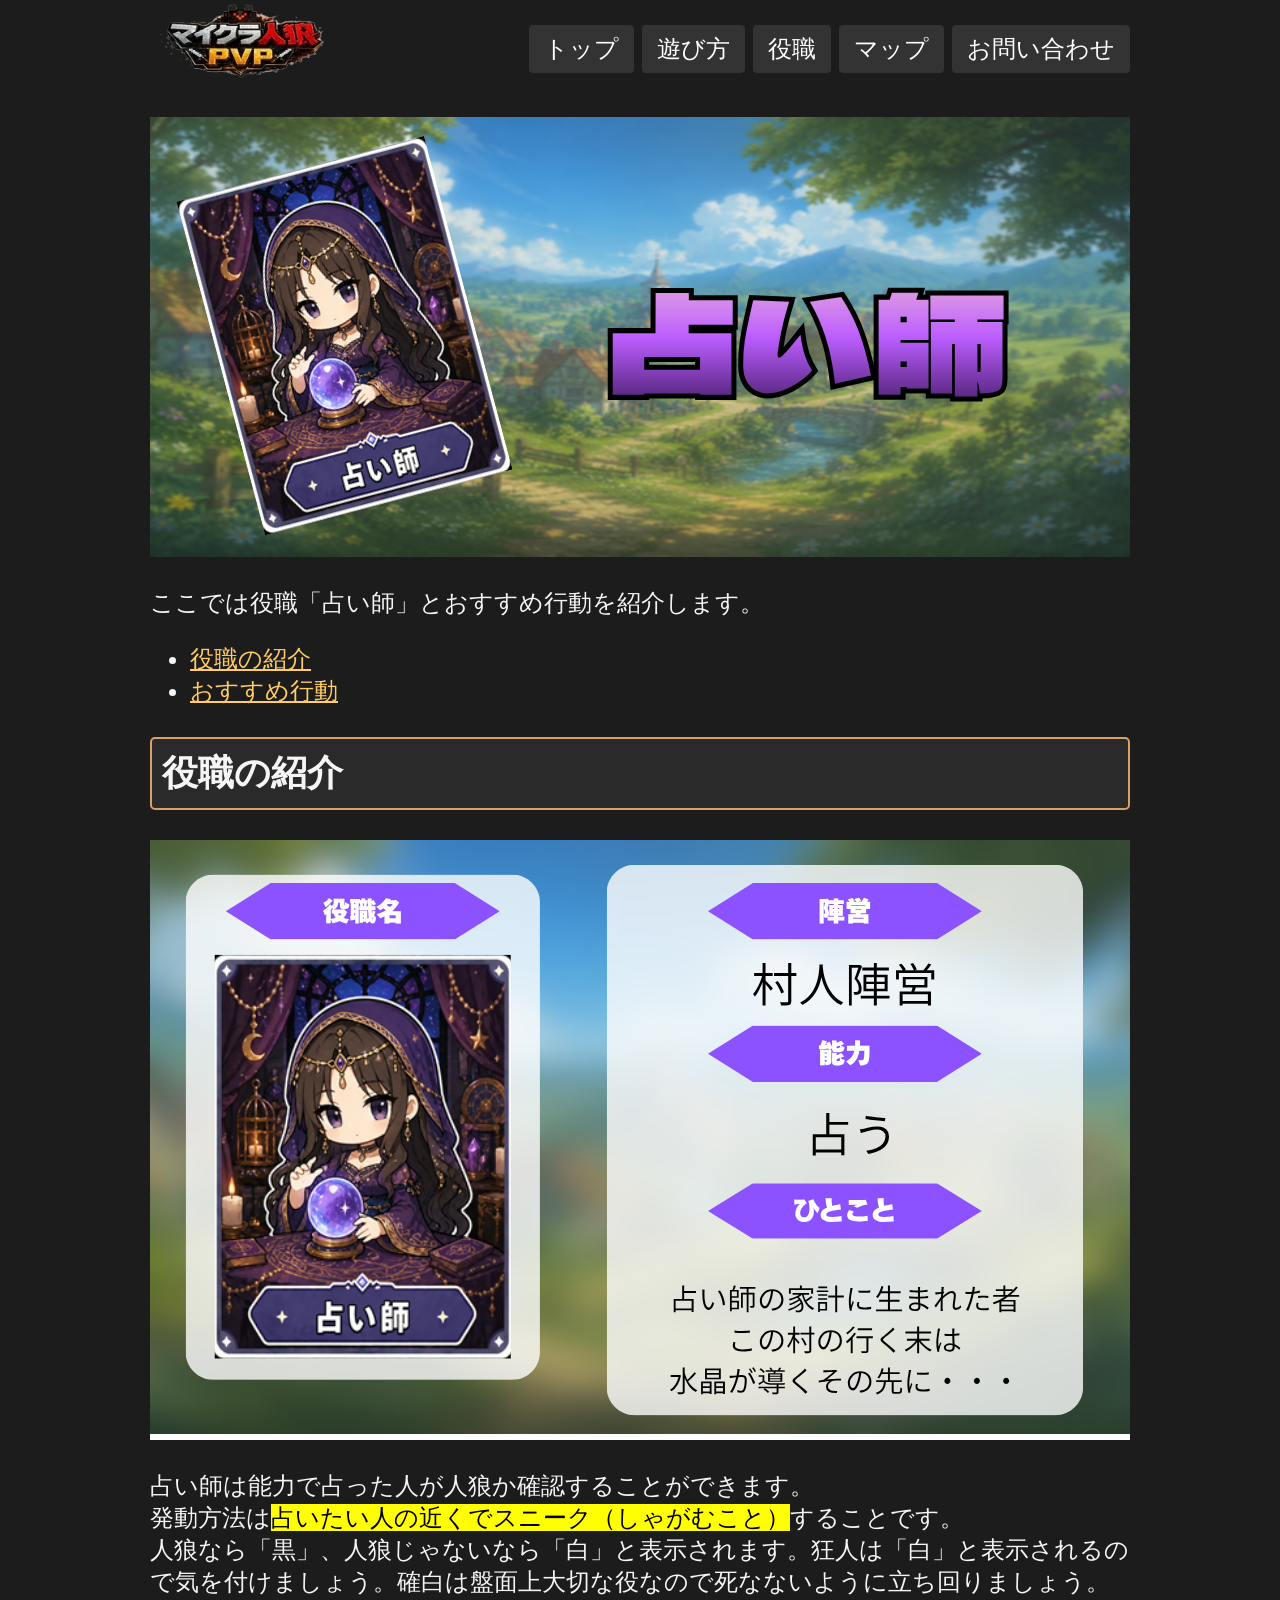
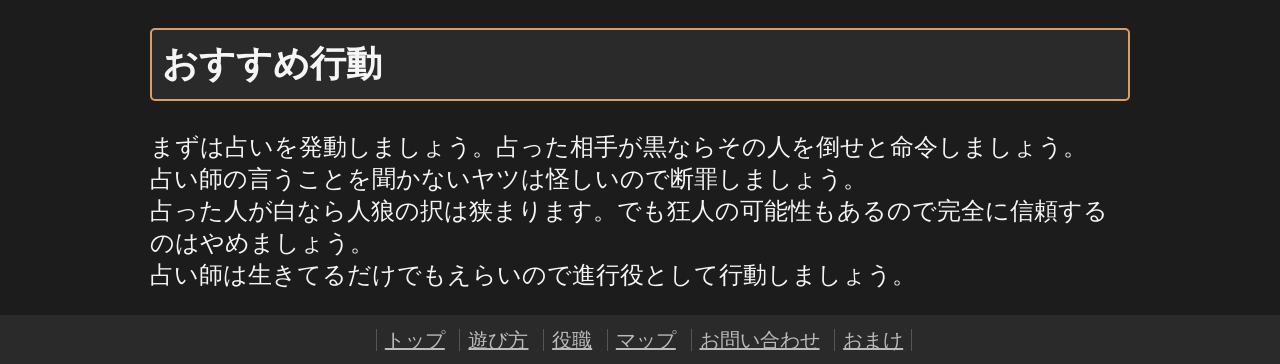
<file: uranai.html>
<!DOCTYPE html>
<html lang="ja">
<head>
  <meta charset="UTF-8">
  <link rel="stylesheet" href="css/style.css">
  <title>マイクラ人狼PVP</title>
  <meta name="viewport" content="width=device-width, initial-scale=1">
</head>
<body>
    <!-- ヘッダー -->
     <header>

  <h1>
    <a href="home.html">
      <img src="images/logo.png" alt="ロゴ">
    </a>
  </h1>

  <nav id="global_navi">
    <ul>
      <li><a href="home.html">トップ</a></li>
      <li><a href="ru-ru.html">遊び方</a></li>
      <li><a href="yakusyoku.html">役職</a></li>
      <li><a href="map.html">マップ</a></li>
      <li><a href="toi.html">お問い合わせ</a></li>
    </ul>
  </nav>

</header>

     <!-- メインビジュアル -->
      <div id="main_visual">
    <img src="images/yuranai.png" alt="占い師">
  </div>
     <!--wrapper-->
  <div id="wrapper">
    <!--メイン-->
    <div id="main">
      <p>ここでは役職「占い師」とおすすめ行動を紹介します。</p>
<section id="rink">
      <ul>
        <li><a href="#usyoukai">役職の紹介</a></li>
        <li><a href="#ukoudou">おすすめ行動</a></li>
      </ul>
</section>
<section id="usyoukai">
<h2>役職の紹介</h2>
<img src="images/syoukai2.png" alt="占い師の紹介">
<p>占い師は能力で占った人が人狼か確認することができます。<br>
発動方法は<mark>占いたい人の近くでスニーク（しゃがむこと）</mark>することです。<br>
人狼なら「黒」、人狼じゃないなら「白」と表示されます。狂人は「白」と表示されるので気を付けましょう。確白は盤面上大切な役なので死なないように立ち回りましょう。</p>
</section>
<section id="ukoudou">
<h2>おすすめ行動</h2>
<p>まずは占いを発動しましょう。占った相手が黒ならその人を倒せと命令しましょう。
  <br>占い師の言うことを聞かないヤツは怪しいので断罪しましょう。<br>
占った人が白なら人狼の択は狭まります。でも狂人の可能性もあるので完全に信頼するのはやめましょう。<br>
占い師は生きてるだけでもえらいので進行役として行動しましょう。</p>
</section>
    </div>
  </div>
     <!--フッター-->
  <footer>
  <div id="footer_nav">
      <ul>
        <li><a href="home.html">トップ</a></li>
        <li><a href="ru-ru.html">遊び方</a></li>
        <li><a href="yakusyoku.html">役職</a></li>
        <li><a href="map.html">マップ</a></li>
        <li><a href="toi.html">お問い合わせ</a></li>
        <li><a href="omake.html">おまけ</a></li>
        </ul>
    </div>
  </footer>
</body>
</html>
</file>
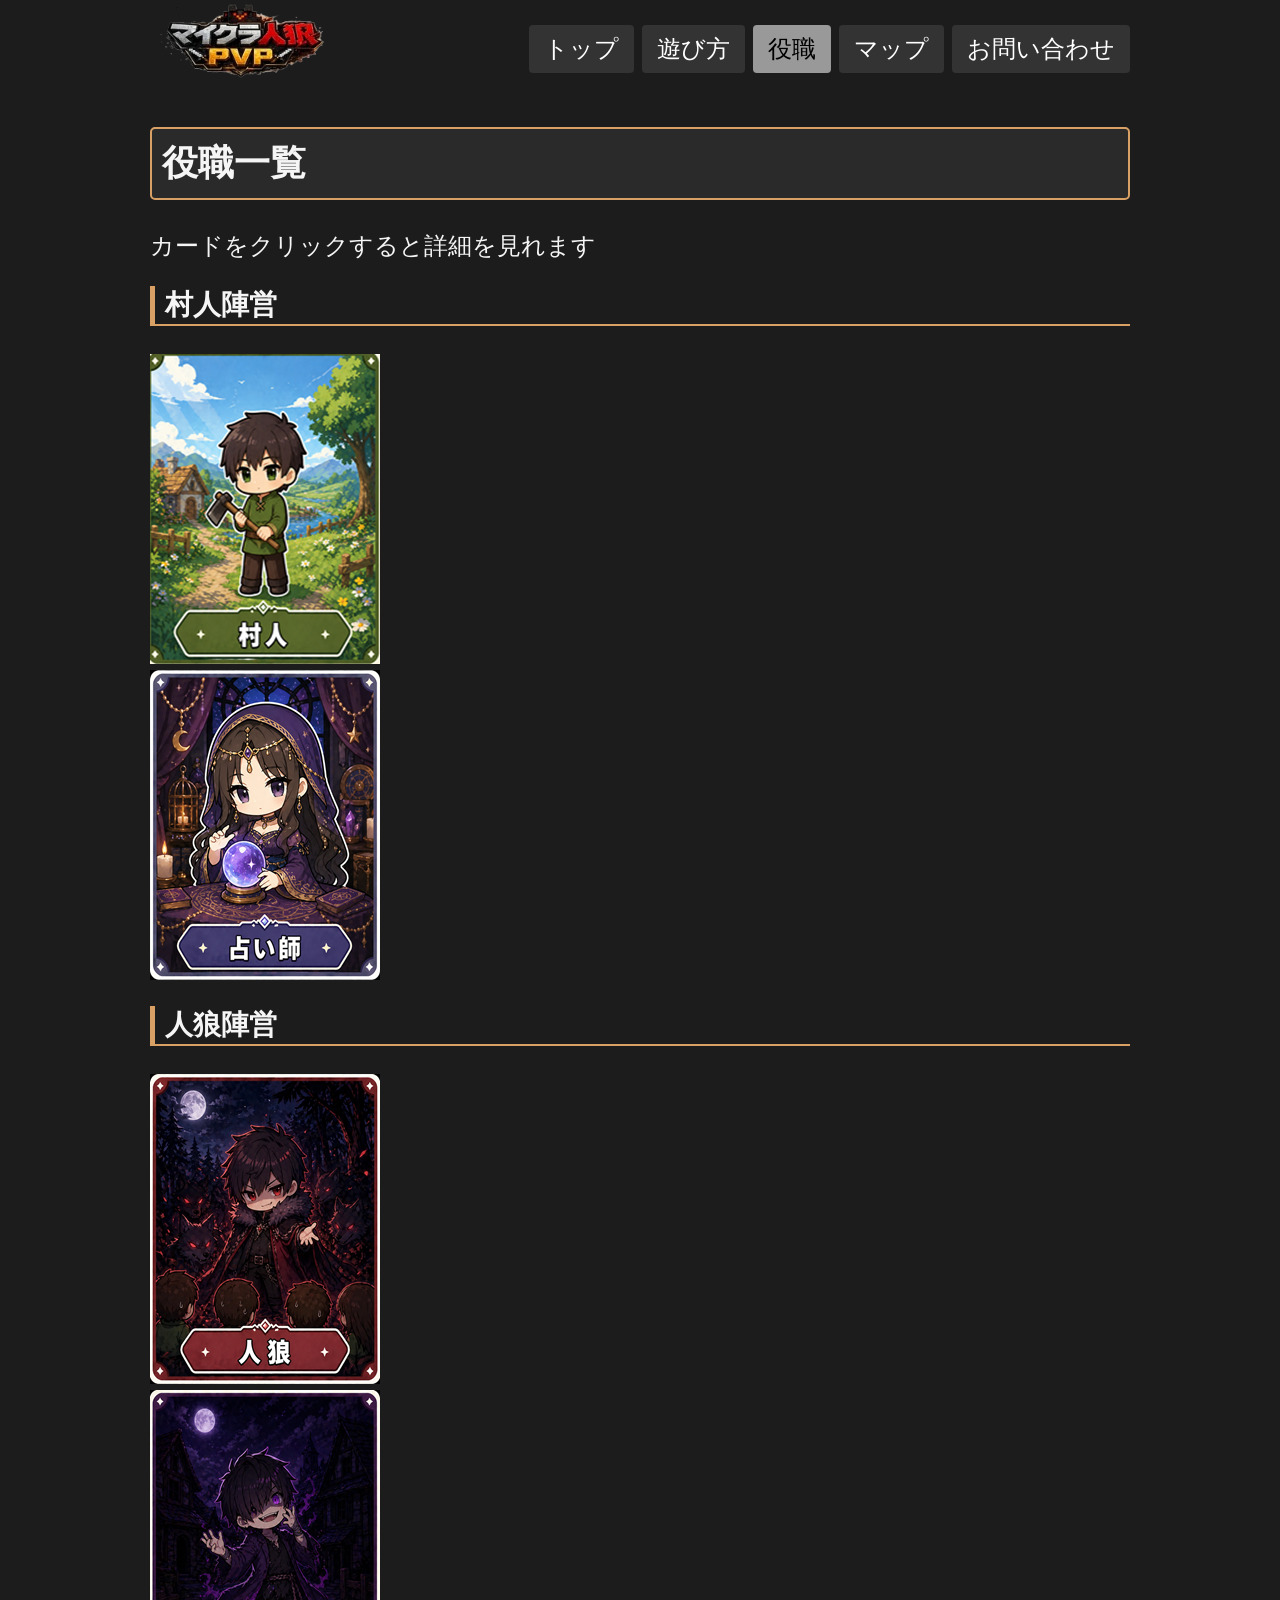
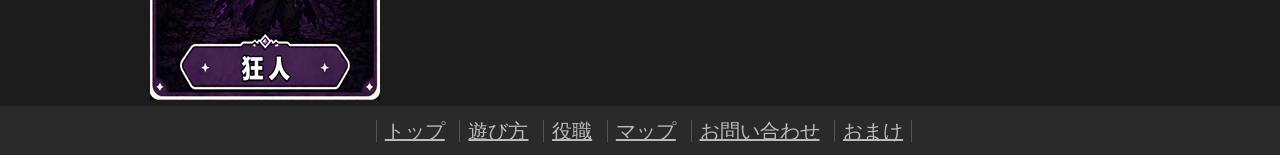
<file: yakusyoku.html>
<!DOCTYPE html>
<html lang="ja">
<head>
  <meta charset="UTF-8">
  <link rel="stylesheet" href="css/style.css">
  <title>マイクラ人狼PVP</title>
  <meta name="viewport" content="width=device-width, initial-scale=1">
</head>
<body>
    <!-- ヘッダー -->
     <header>

  <h1>
    <a href="home.html">
      <img src="images/logo.png" alt="ロゴ">
    </a>
  </h1>

  <nav id="global_navi">
    <ul>
      <li><a href="home.html">トップ</a></li>
      <li><a href="ru-ru.html">遊び方</a></li>
      <li class="current"><a href="yakusyoku.html">役職</a></li>
      <li><a href="map.html">マップ</a></li>
      <li><a href="toi.html">お問い合わせ</a></li>
    </ul>
  </nav>

</header>

     <!--wrapper-->
  <div id="wrapper">
    <!--メイン-->
    <div id="main">
        <section id="roles">
            <h2>役職一覧</h2>
            <p>カードをクリックすると詳細を見れます</p>
<!-- 村人陣営 -->
  <section class="team">
            <h3>村人陣営</h3>
            <article>
                <a href="murabito.html"><img src="images/murabito.png" alt="村人"></a>
            </article>
            <article>
                <a href="uranai.html"><img src="images/uranai.png" alt="占い師"></a>
            </article>
  </section>
<!-- 人狼陣営 -->
  <section class="team">

            <h3>人狼陣営</h3>
            <article>
                <a href="ookami.html"><img src="images/jinnrou.png" alt="人狼"></a>
            </article>
            <article>
                <a href="kuruu.html"><img src="images/kyoujin.png" alt="狂人"></a>
            </article>
  </section>
        </section>
    </div>
  </div>
     <!--フッター-->
  <footer>
  <div id="footer_nav">
      <ul>
        <li><a href="home.html">トップ</a></li>
        <li><a href="ru-ru.html">遊び方</a></li>
        <li><a href="yakusyoku.html">役職</a></li>
        <li><a href="map.html">マップ</a></li>
        <li><a href="toi.html">お問い合わせ</a></li>
        <li><a href="omake.html">おまけ</a></li>
        </ul>
  </div>
  </footer>
  
</body>
</html>
</file>
<file: css/style.css>
@charset "utf-8";

body { font-size: 24px; }

/* ======================
 全体
====================== */
body {
  margin: 0;
  font-family: sans-serif;
  background-color: #1c1c1c;
  color: #f5f5f5;
}

#wrapper {
  width: 980px;
  margin: 0 auto;
}

/* ======================
 ヘッダー（
====================== */
header {
  width: 980px;
  margin: 0 auto;
  display: flex;
  align-items: center;
  justify-content: space-between;
}

/* ロゴ */
header h1 {
  margin: 0;
}

header h1 img {
  width: 180px;
}


header h1 a:hover img {
  opacity: 0.7; 
}


/* ======================
 メインビジュアル
====================== */
#main_visual,
#otoiawase {
  text-align: center;
  margin: 20px 0;
}

#main_visual img,
#otoiawase img {
  max-width: 100%;
}

/* ======================
 h2（囲み）
====================== */
h2 {
  border: 2px solid #d9a066;
  background: #2a2a2a;
  padding: 10px;
  border-radius: 5px;
}

/* ======================
 h3（装飾）
====================== */
h3 {
  border-left: 5px solid #d9a066;
  border-bottom: 2px solid #d9a066;
  padding-left: 10px;
  margin-top: 20px;
}

/* ======================
 目次
====================== */
#menu {
  background: #2a2a2a;
  border: 2px solid #555;
  padding: 25px;
  margin: 30px 0;
  border-radius: 8px;
}

.toc {
  list-style: none;
  padding: 0;
}

.toc li {
  margin: 15px 0;
  font-size: 18px;
}

/* ======================
 Polus（左文章・右画像）
====================== */
.side {
  display: flex;
  gap: 20px;
}

.side .text {
  width: 50%;
}

.side .image {
  width: 50%;
}

img {
  height: auto;
}

.flex {
  display: flex;
  gap: 10px;
}

/* ======================
 2×2配置
====================== */
.grid2x2 {
  display: grid;
  grid-template-columns: 1fr 1fr;
  gap: 10px;
}

/* ======================
 役職カード
====================== */
.roles {
  display: flex;
  gap: 20px;
  margin-bottom: 20px;
}

/* ======================
 テーブル
====================== */
table {
  width: 100%;
  border-collapse: collapse;
  margin: 20px 0;
}

th, td {
  border: 2px solid #aaa;
  padding: 15px;
  text-align: center;
}

th {
  background-color: #333;
}
/* ======================
 リンク全体
====================== */
a {
  color: #ffcc66;
}

a:visited {
  color: #caa15c;
}

a:hover {
  color: #ffffff;
}
/* ======================
 フッター
====================== */
footer {
  background-color: #352b23;
  text-align: center;
}
footer #footer_nav {
  background-color: #2a2a2a;
  padding: 10px 0;
}
footer #footer_nav ul {
  list-style: none;
  margin: 0;
  padding: 0;
}
footer #footer_nav li {
  display: inline;
  border-left: solid 1px #555;
  margin-left: 8px;
  padding-left: 8px;
  font-size: smaller;
}
footer #footer_nav li:last-child {
  border-right: solid 1px #555;
  padding: 0 8px;
}

footer #footer_nav a {
  color: #bbb;
}

footer #footer_nav a:hover {
  color: #888;
}





/* ナビ */
#global_navi ul {
  display: flex;
  list-style: none;
  padding: 0;
  margin: 0;
}
#global_navi li {
  margin-left: 8px;
}

#global_navi a {
  display: block;
  padding: 8px 15px;
  background-color: #333;
  color: #fff;
  text-decoration: none;
  border-radius: 4px;
}

/* visited（訪問済み） */
#global_navi a:visited {
  background-color: #666;
  color: #fff;
}

/* hover（マウス乗せた時） */
#global_navi a:hover {
  background-color: #d9a066;
  color: #000;
}



#global_navi li.current a {
  background-color: #999;
  color: #000;
}
</file>
